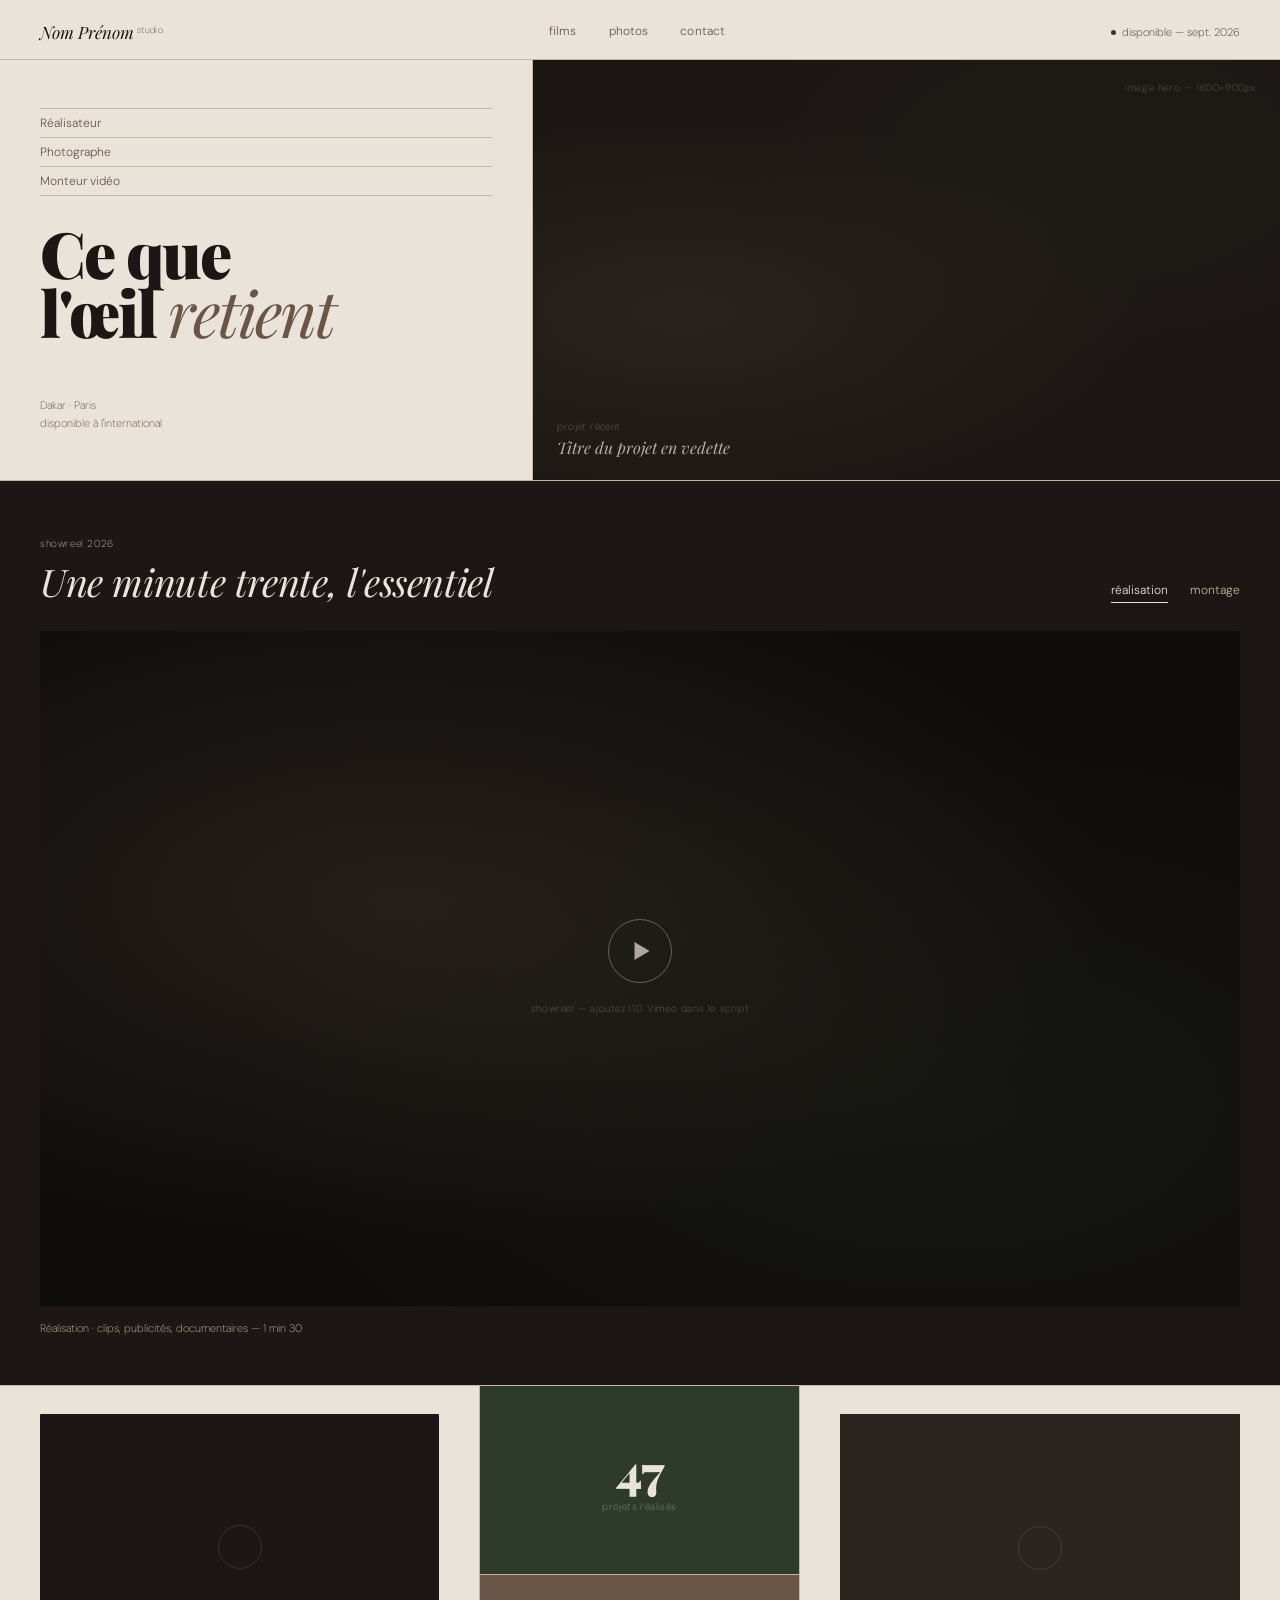
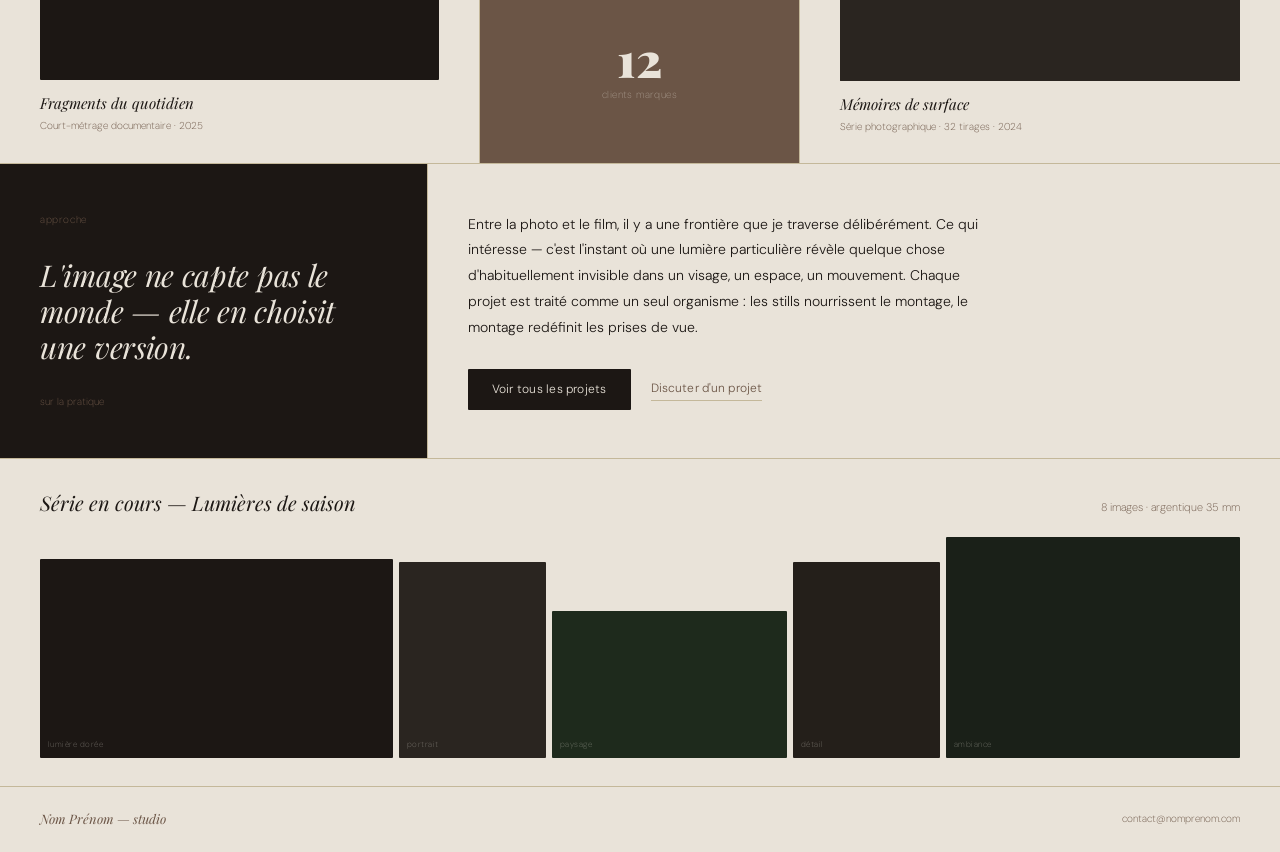
<file: index.html>
<!DOCTYPE html>
<html lang="fr">
<head>
  <meta charset="UTF-8">
  <meta name="viewport" content="width=device-width, initial-scale=1.0">
  <title>Nom Prénom — Studio</title>
  <meta name="description" content="Réalisateur, photographe et monteur vidéo. Disponible pour projets cinéma, clip, publicité et séries photographiques.">

  <meta property="og:type" content="website">
  <meta property="og:locale" content="fr_FR">
  <meta property="og:title" content="Nom Prénom — Studio">
  <meta property="og:description" content="Réalisateur, photographe et monteur vidéo. Disponible pour projets cinéma, clip, publicité et séries photographiques.">
  <meta name="twitter:card" content="summary_large_image">
  <meta name="twitter:title" content="Nom Prénom — Studio">
  <meta name="twitter:description" content="Réalisateur, photographe et monteur vidéo.">
  <!--
    À ACTIVER une fois le nom de domaine définitif connu :
    <link rel="canonical" href="https://votre-domaine.com/index.html">
    <meta property="og:url" content="https://votre-domaine.com/index.html">
    <meta property="og:image" content="https://votre-domaine.com/images/og-cover.jpg"> (1200×630px)
  -->

  <link rel="icon" href="data:image/svg+xml,%3Csvg xmlns='http://www.w3.org/2000/svg' viewBox='0 0 100 100'%3E%3Crect width='100' height='100' fill='%231C1714'/%3E%3Ctext x='50' y='68' font-size='52' font-family='Georgia, serif' fill='%23E9E3D9' text-anchor='middle'%3ENP%3C/text%3E%3C/svg%3E">

  <link rel="preconnect" href="https://fonts.googleapis.com">
  <link rel="preconnect" href="https://fonts.gstatic.com" crossorigin>
  <link rel="stylesheet" href="https://fonts.googleapis.com/css2?family=Playfair+Display:ital,wght@0,400;0,700;0,900;1,400;1,700&family=DM+Sans:wght@200;300;400&display=swap">

  <link rel="stylesheet" href="style.css">
  <link rel="stylesheet" href="home.css">
  <link rel="stylesheet" href="pages.css">
</head>
<body>

<!-- ═══════════ NAV ═══════════ -->
<nav class="nav" role="navigation" aria-label="Navigation principale">
  <div class="nav-wordmark">
    <a href="index.html">Nom Prénom<sup>studio</sup></a>
  </div>
  <div class="nav-links">
    <a class="nav-link" href="films.html">films</a>
    <a class="nav-link" href="photos.html">photos</a>
    <a class="nav-link" href="contact.html">contact</a>
  </div>
  <div class="nav-status" aria-label="Statut de disponibilité">disponible — sept. 2026</div>
</nav>


<!-- ═══════════ PAGE : HOME ═══════════ -->
<main id="page-home" role="main">

  <!-- Hero -->
  <section class="hero" aria-label="Présentation">
    <div class="hero-left">
      <div>
        <div class="hero-disciplines" role="list">
          <div class="hero-discipline-item" role="listitem">Réalisateur</div>
          <div class="hero-discipline-item" role="listitem">Photographe</div>
          <div class="hero-discipline-item" role="listitem">Monteur vidéo</div>
        </div>
        <h1 class="hero-h1">Ce que<br>l'œil <em>retient</em></h1>
      </div>
      <p class="hero-location">Dakar · Paris<br>disponible à l'international</p>
    </div>
    <a class="hero-right" href="films.html" aria-label="Voir les films">
      <div class="hero-grain" aria-hidden="true"></div>
      <!--
        REMPLACER PAR UNE IMAGE :
        <img src="images/hero.jpg" alt="Projet récent" style="width:100%;height:100%;object-fit:cover;opacity:.85;">
      -->
      <div class="hero-placeholder" aria-hidden="true">
        <div class="hero-placeholder-hint">image hero — 1600×900px</div>
        <div>
          <p class="hero-placeholder-tag">projet récent</p>
          <p class="hero-placeholder-title">Titre du projet en vedette</p>
        </div>
      </div>
    </a>
  </section>

  <!-- Showreel : visible dès l'accueil, sans clic de navigation -->
  <section class="reel bordered-top" id="showreel" aria-labelledby="reel-heading">
    <div class="reel-header">
      <div>
        <span class="reel-label">showreel 2026</span>
        <h2 class="reel-title" id="reel-heading">Une minute trente, l'essentiel</h2>
      </div>
      <div class="reel-tabs" role="tablist" aria-label="Choisir un showreel">
        <button class="reel-tab active" role="tab" aria-selected="true" data-reel="realisation">réalisation</button>
        <button class="reel-tab" role="tab" aria-selected="false" data-reel="montage">montage</button>
      </div>
    </div>
    <div class="reel-player" id="reel-player">
      <!-- Le lecteur Vimeo est injecté ici par le script dès qu'un ID est renseigné (voir REELS plus bas) -->
      <div class="reel-ph" id="reel-ph">
        <div class="reel-play" aria-hidden="true"></div>
        <p class="reel-ph-text">showreel — ajoutez l'ID Vimeo dans le script</p>
      </div>
    </div>
    <p class="reel-caption" id="reel-caption" aria-live="polite"></p>
  </section>

  <!-- Projets en vedette -->
  <section class="featured bordered-top" aria-label="Projets sélectionnés">
    <div class="featured-cell">
      <a class="featured-thumb" href="projet.html?id=projet-1" aria-label="Voir le projet 1">
        <!--
          REMPLACER PAR UNE IMAGE :
          <img src="images/projet-1-thumb.jpg" alt="Fragments du quotidien">
        -->
        <div class="thumb-placeholder" aria-hidden="true">
          <div class="thumb-placeholder-inner"></div>
        </div>
      </a>
      <p class="featured-project-title">Fragments du quotidien</p>
      <p class="featured-project-meta">Court-métrage documentaire · 2025</p>
    </div>

    <div class="featured-cell featured-cell-mid" aria-hidden="true">
      <div class="featured-stat featured-stat-forest">
        <span class="featured-stat-n">47</span>
        <span class="featured-stat-label">projets réalisés</span>
      </div>
      <div class="featured-stat featured-stat-sepia">
        <span class="featured-stat-n">12</span>
        <span class="featured-stat-label">clients marques</span>
      </div>
    </div>

    <div class="featured-cell" style="border-right:none;">
      <a class="featured-thumb" href="projet.html?id=projet-2" aria-label="Voir le projet 2">
        <!--
          REMPLACER PAR UNE IMAGE :
          <img src="images/projet-2-thumb.jpg" alt="Mémoires de surface">
        -->
        <div class="thumb-placeholder" aria-hidden="true" style="background:#2A2520;">
          <div class="thumb-placeholder-inner"></div>
        </div>
      </a>
      <p class="featured-project-title">Mémoires de surface</p>
      <p class="featured-project-meta">Série photographique · 32 tirages · 2024</p>
    </div>
  </section>

  <!-- Manifeste -->
  <section class="manifesto bordered-top" aria-label="Approche artistique">
    <div class="manifesto-left">
      <span class="manifesto-label">approche</span>
      <blockquote class="manifesto-quote">
        L'image ne capte pas le monde — elle en choisit une version.
      </blockquote>
      <span class="manifesto-attr">sur la pratique</span>
    </div>
    <div class="manifesto-right">
      <p class="manifesto-text">
        Entre la photo et le film, il y a une frontière que je traverse délibérément. Ce qui intéresse — c'est l'instant où une lumière particulière révèle quelque chose d'habituellement invisible dans un visage, un espace, un mouvement. Chaque projet est traité comme un seul organisme : les stills nourrissent le montage, le montage redéfinit les prises de vue.
      </p>
      <div class="manifesto-ctas">
        <a class="btn-ink" href="films.html">Voir tous les projets</a>
        <a class="btn-ghost" href="contact.html">Discuter d'un projet</a>
      </div>
    </div>
  </section>

  <!-- Bande séries -->
  <section class="series-band bordered-top" aria-label="Série en cours">
    <div class="series-band-header">
      <h2 class="series-band-title">Série en cours — Lumières de saison</h2>
      <span class="series-band-count">8 images · argentique 35 mm</span>
    </div>
    <a class="series-strip" href="photos.html" role="button" tabindex="0" aria-label="Voir toutes les photos">
      <!--
        REMPLACER PAR DES IMAGES :
        <div class="strip-item"><img src="images/serie-1.jpg" alt=""><span class="strip-label">lumière dorée</span></div>
        etc.
      -->
      <div class="strip-item"><span class="strip-label">lumière dorée</span></div>
      <div class="strip-item"><span class="strip-label">portrait</span></div>
      <div class="strip-item"><span class="strip-label">paysage</span></div>
      <div class="strip-item"><span class="strip-label">détail</span></div>
      <div class="strip-item"><span class="strip-label">ambiance</span></div>
    </a>
  </section>

  <footer class="footer">
    <span class="footer-name">Nom Prénom — studio</span>
    <span class="footer-right">contact@nomprenom.com</span>
  </footer>
</main>

<script>
/* Showreels : renseigner l'ID Vimeo (le nombre à la fin de vimeo.com/123456789).
   Conseils : 60–90 s, meilleurs plans d'abord, lisible sans le son, musique libre de droits. */
const REELS = {
  realisation: { vimeoId: '', caption: 'Réalisation · clips, publicités, documentaires — 1 min 30' },
  montage:     { vimeoId: '', caption: 'Montage · rythme, narration, étalonnage — 1 min 15' }
};

function showReel(key) {
  const reel = REELS[key];
  const player = document.getElementById('reel-player');
  const ph = document.getElementById('reel-ph');
  document.getElementById('reel-caption').textContent = reel.caption;
  player.querySelector('iframe')?.remove();
  if (reel.vimeoId) {
    const f = document.createElement('iframe');
    f.src = 'https://player.vimeo.com/video/' + encodeURIComponent(reel.vimeoId) + '?title=0&byline=0&portrait=0&dnt=1';
    f.title = 'Showreel ' + key;
    f.allow = 'autoplay; fullscreen; picture-in-picture';
    f.allowFullscreen = true;
    f.loading = 'lazy';
    player.appendChild(f);
    ph.hidden = true;
  } else {
    ph.hidden = false;
  }
}

document.querySelectorAll('.reel-tab').forEach(btn => {
  btn.addEventListener('click', () => {
    document.querySelectorAll('.reel-tab').forEach(b => {
      b.classList.toggle('active', b === btn);
      b.setAttribute('aria-selected', b === btn);
    });
    showReel(btn.dataset.reel);
  });
});
showReel('realisation');
</script>







</body>
</html>
</file>
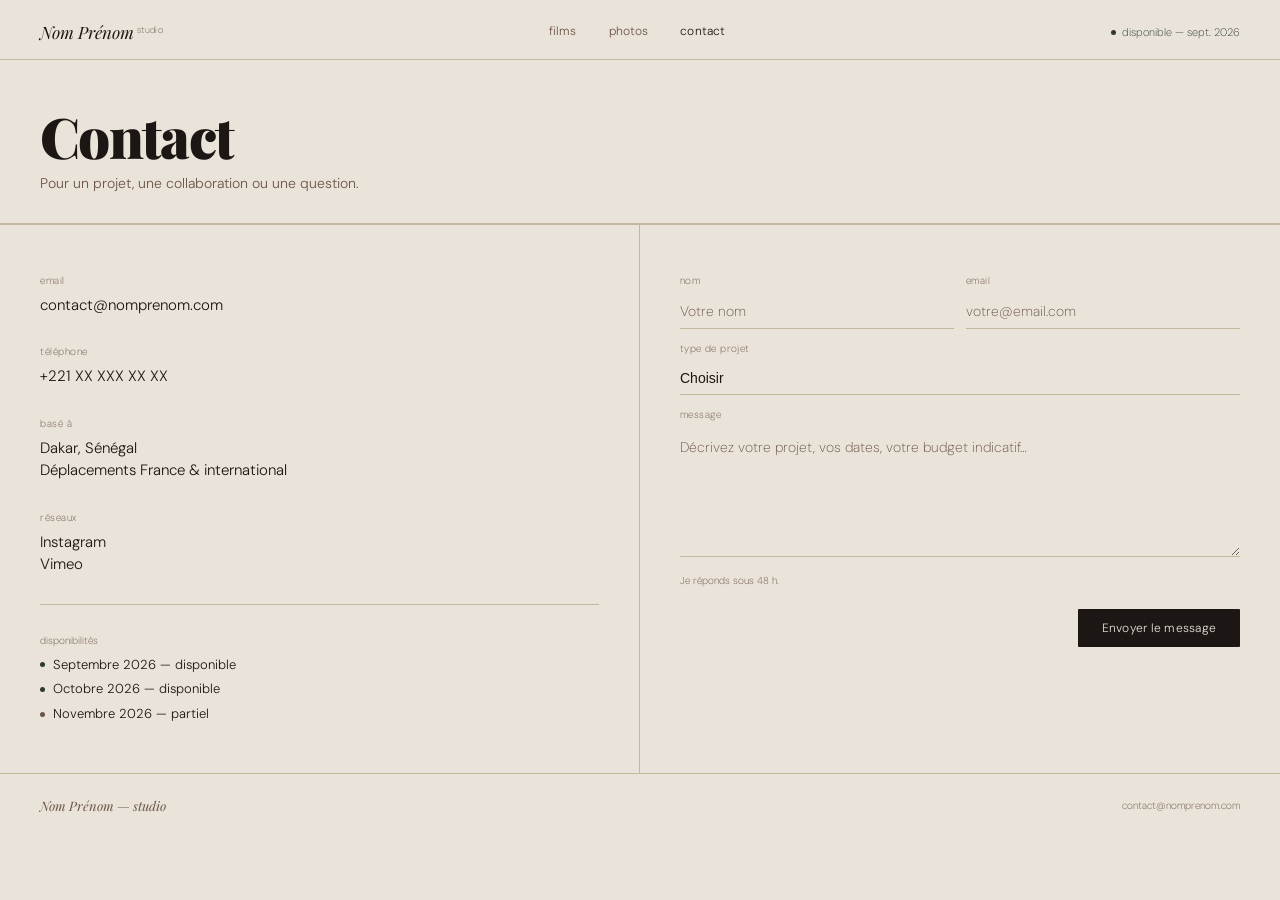
<file: contact.html>
<!DOCTYPE html>
<html lang="fr">
<head>
  <meta charset="UTF-8">
  <meta name="viewport" content="width=device-width, initial-scale=1.0">
  <title>Contact — Nom Prénom Studio</title>
  <meta name="description" content="Contactez-moi pour un projet, une collaboration ou une question.">

  <meta property="og:type" content="website">
  <meta property="og:locale" content="fr_FR">
  <meta property="og:title" content="Contact — Nom Prénom Studio">
  <meta property="og:description" content="Contactez-moi pour un projet, une collaboration ou une question.">
  <meta name="twitter:card" content="summary_large_image">
  <meta name="twitter:title" content="Contact — Nom Prénom Studio">
  <meta name="twitter:description" content="Contactez-moi pour un projet, une collaboration ou une question.">
  <!--
    À ACTIVER une fois le nom de domaine définitif connu :
    <link rel="canonical" href="https://votre-domaine.com/contact.html">
    <meta property="og:url" content="https://votre-domaine.com/contact.html">
    <meta property="og:image" content="https://votre-domaine.com/images/og-cover.jpg"> (1200×630px)
  -->

  <link rel="icon" href="data:image/svg+xml,%3Csvg xmlns='http://www.w3.org/2000/svg' viewBox='0 0 100 100'%3E%3Crect width='100' height='100' fill='%231C1714'/%3E%3Ctext x='50' y='68' font-size='52' font-family='Georgia, serif' fill='%23E9E3D9' text-anchor='middle'%3ENP%3C/text%3E%3C/svg%3E">

  <link rel="preconnect" href="https://fonts.googleapis.com">
  <link rel="preconnect" href="https://fonts.gstatic.com" crossorigin>
  <link rel="stylesheet" href="https://fonts.googleapis.com/css2?family=Playfair+Display:ital,wght@0,400;0,700;0,900;1,400;1,700&family=DM+Sans:wght@200;300;400&display=swap">

  <link rel="stylesheet" href="style.css">
  <link rel="stylesheet" href="pages.css">
</head>
<body>

<nav class="nav" role="navigation" aria-label="Navigation principale">
  <div class="nav-wordmark">
    <a href="index.html">Nom Prénom<sup>studio</sup></a>
  </div>
  <div class="nav-links">
    <a class="nav-link" href="films.html">films</a>
    <a class="nav-link" href="photos.html">photos</a>
    <a class="nav-link active" href="contact.html">contact</a>
  </div>
  <div class="nav-status">disponible — sept. 2026</div>
</nav>

<main role="main" aria-label="Contact">

  <div class="contact-header">
    <h1 class="contact-title">Contact</h1>
    <p class="contact-sub">Pour un projet, une collaboration ou une question.</p>
  </div>

  <div class="contact-body">
    <div class="contact-infos">
      <div class="contact-info-block">
        <p class="contact-info-label">email</p>
        <p class="contact-info-value">
          <a href="mailto:contact@nomprenom.com">contact@nomprenom.com</a>
        </p>
      </div>
      <div class="contact-info-block">
        <p class="contact-info-label">téléphone</p>
        <p class="contact-info-value">+221 XX XXX XX XX</p>
      </div>
      <div class="contact-info-block">
        <p class="contact-info-label">basé à</p>
        <p class="contact-info-value">
          Dakar, Sénégal<br>
          Déplacements France &amp; international
        </p>
      </div>
      <div class="contact-info-block">
        <p class="contact-info-label">réseaux</p>
        <p class="contact-info-value">
          <a href="https://instagram.com/VOTRE_COMPTE" target="_blank" rel="noopener">Instagram</a><br>
          <a href="https://vimeo.com/VOTRE_COMPTE" target="_blank" rel="noopener">Vimeo</a>
        </p>
      </div>
      <div class="contact-avail">
        <p class="contact-avail-label">disponibilités</p>
        <ul class="contact-avail-list">
          <li><span class="avail-dot avail-dot-green"></span>Septembre 2026 — disponible</li>
          <li><span class="avail-dot avail-dot-green"></span>Octobre 2026 — disponible</li>
          <li><span class="avail-dot avail-dot-warm"></span>Novembre 2026 — partiel</li>
        </ul>
      </div>
    </div>

    <div class="contact-form-wrap">
      <div class="form-success" id="form-success" aria-live="polite">
        Message reçu. Je reviendrai vers vous sous 48 heures.
      </div>
      <form class="contact-form" id="contact-form" onsubmit="handleSubmit(event)" novalidate>
        <div class="form-row">
          <div class="form-group">
            <label class="form-label" for="f-nom">nom</label>
            <input class="form-input" type="text" id="f-nom" name="nom"
                   placeholder="Votre nom" required autocomplete="name">
          </div>
          <div class="form-group">
            <label class="form-label" for="f-email">email</label>
            <input class="form-input" type="email" id="f-email" name="email"
                   placeholder="votre@email.com" required autocomplete="email">
          </div>
        </div>
        <div class="form-group">
          <label class="form-label" for="f-type">type de projet</label>
          <select class="form-select" id="f-type" name="type">
            <option value="" disabled selected>Choisir</option>
            <option value="clip">Clip musical</option>
            <option value="pub">Publicité / marque</option>
            <option value="fiction">Fiction / court-métrage</option>
            <option value="doc">Documentaire</option>
            <option value="photo">Séance photo</option>
            <option value="montage">Montage / post-production seule</option>
            <option value="autre">Autre</option>
          </select>
        </div>
        <div class="form-group">
          <label class="form-label" for="f-message">message</label>
          <textarea class="form-textarea" id="f-message" name="message"
                    placeholder="Décrivez votre projet, vos dates, votre budget indicatif…"
                    rows="5" required></textarea>
        </div>
        <p class="form-notice">Je réponds sous 48 h.</p>
        <div class="form-submit-row">
          <button type="submit" class="btn-ink">Envoyer le message</button>
        </div>
      </form>
    </div>
  </div>

</main>

<footer class="footer">
  <span class="footer-name">Nom Prénom — studio</span>
  <span class="footer-right">contact@nomprenom.com</span>
</footer>

<script>
function handleSubmit(e) {
  e.preventDefault();
  const nom     = document.getElementById('f-nom').value.trim();
  const email   = document.getElementById('f-email').value.trim();
  const message = document.getElementById('f-message').value.trim();

  if (!nom || !email || !message) {
    alert('Merci de remplir tous les champs obligatoires.');
    return;
  }

  /*
    ACTIVER L'ENVOI — exemple Formspree :
    fetch('https://formspree.io/f/VOTRE_ID', {
      method: 'POST',
      headers: { 'Content-Type': 'application/json' },
      body: JSON.stringify({ nom, email, message })
    }).then(() => showSuccess());

    Ou Netlify Forms : ajouter data-netlify="true" sur <form>.
  */

  showSuccess();
}

function showSuccess() {
  document.getElementById('form-success').classList.add('visible');
  document.getElementById('contact-form').style.display = 'none';
}
</script>

</body>
</html>
</file>
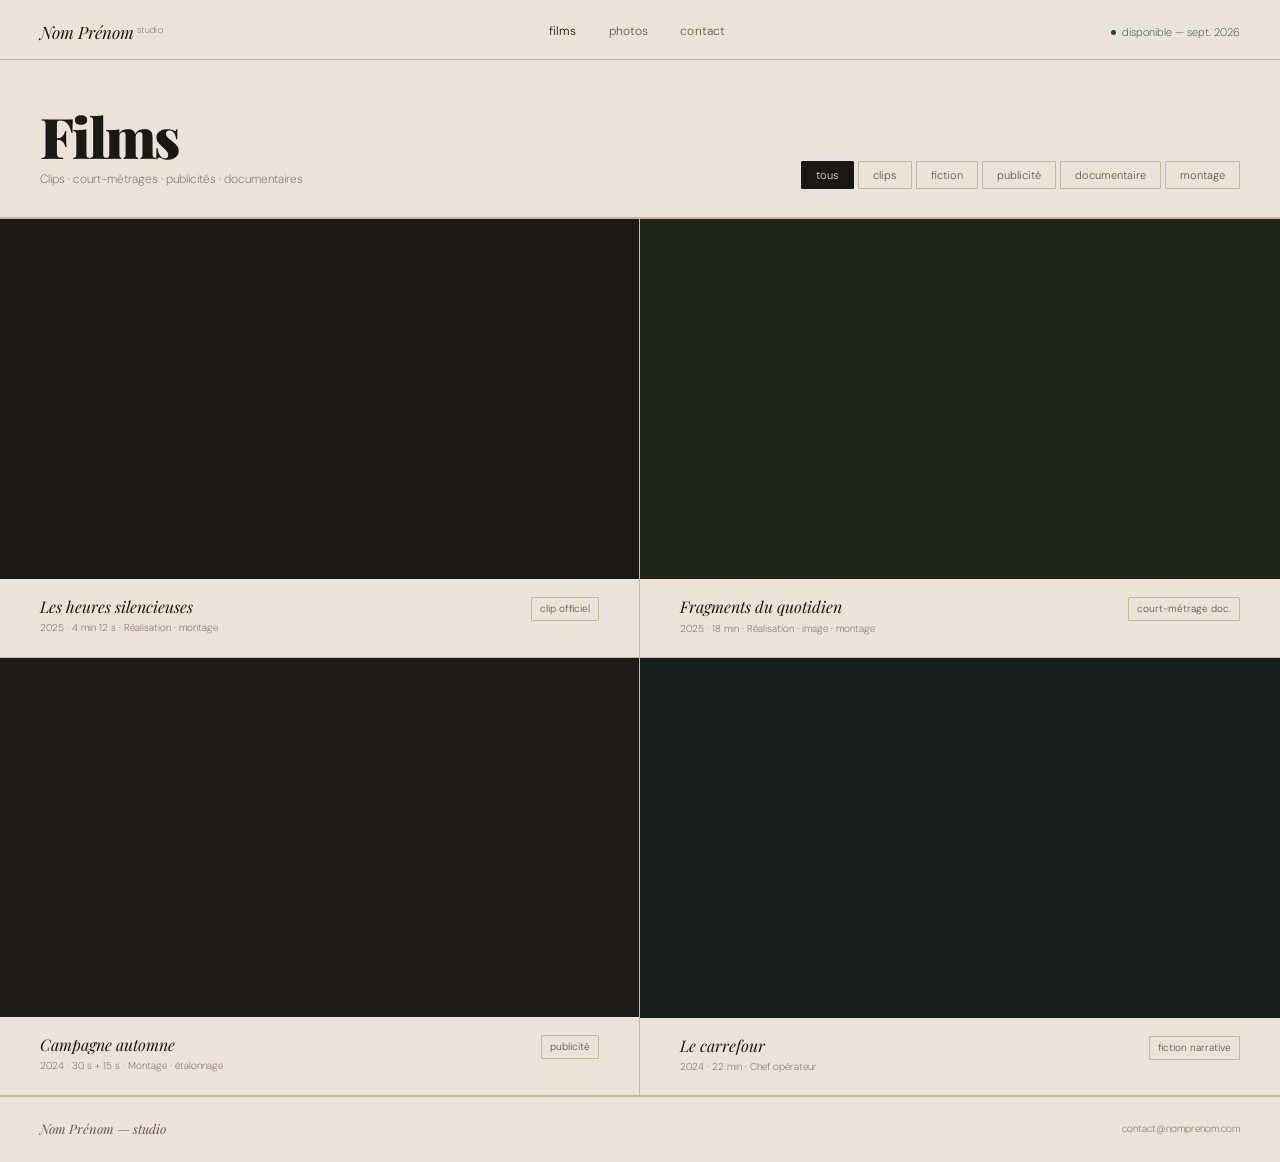
<file: films.html>
<!DOCTYPE html>
<html lang="fr">
<head>
  <meta charset="UTF-8">
  <meta name="viewport" content="width=device-width, initial-scale=1.0">
  <title>Films — Nom Prénom Studio</title>
  <meta name="description" content="Films, clips, publicités et courts-métrages.">

  <meta property="og:type" content="website">
  <meta property="og:locale" content="fr_FR">
  <meta property="og:title" content="Films — Nom Prénom Studio">
  <meta property="og:description" content="Films, clips, publicités et courts-métrages.">
  <meta name="twitter:card" content="summary_large_image">
  <meta name="twitter:title" content="Films — Nom Prénom Studio">
  <meta name="twitter:description" content="Films, clips, publicités et courts-métrages.">
  <!--
    À ACTIVER une fois le nom de domaine définitif connu :
    <link rel="canonical" href="https://votre-domaine.com/films.html">
    <meta property="og:url" content="https://votre-domaine.com/films.html">
    <meta property="og:image" content="https://votre-domaine.com/images/og-cover.jpg"> (1200×630px)
  -->

  <link rel="icon" href="data:image/svg+xml,%3Csvg xmlns='http://www.w3.org/2000/svg' viewBox='0 0 100 100'%3E%3Crect width='100' height='100' fill='%231C1714'/%3E%3Ctext x='50' y='68' font-size='52' font-family='Georgia, serif' fill='%23E9E3D9' text-anchor='middle'%3ENP%3C/text%3E%3C/svg%3E">

  <link rel="preconnect" href="https://fonts.googleapis.com">
  <link rel="preconnect" href="https://fonts.gstatic.com" crossorigin>
  <link rel="stylesheet" href="https://fonts.googleapis.com/css2?family=Playfair+Display:ital,wght@0,400;0,700;0,900;1,400;1,700&family=DM+Sans:wght@200;300;400&display=swap">

  <link rel="stylesheet" href="style.css">
  <link rel="stylesheet" href="pages.css">
</head>
<body>

<nav class="nav" role="navigation" aria-label="Navigation principale">
  <div class="nav-wordmark">
    <a href="index.html">Nom Prénom<sup>studio</sup></a>
  </div>
  <div class="nav-links">
    <a class="nav-link active" href="films.html">films</a>
    <a class="nav-link" href="photos.html">photos</a>
    <a class="nav-link" href="contact.html">contact</a>
  </div>
  <div class="nav-status">disponible — sept. 2026</div>
</nav>

<main role="main" aria-label="Films">

  <div class="films-header">
    <div>
      <h1 class="films-title">Films</h1>
      <p class="films-subtitle">Clips · court-métrages · publicités · documentaires</p>
    </div>
    <div class="films-filter" role="group" aria-label="Filtrer par type">
      <button class="filter-btn active" onclick="filterFilms('tous', this)">tous</button>
      <button class="filter-btn" onclick="filterFilms('clip', this)">clips</button>
      <button class="filter-btn" onclick="filterFilms('fiction', this)">fiction</button>
      <button class="filter-btn" onclick="filterFilms('pub', this)">publicité</button>
      <button class="filter-btn" onclick="filterFilms('doc', this)">documentaire</button>
      <button class="filter-btn" onclick="filterFilms('montage', this)">montage</button>
    </div>
  </div>

  <div class="films-grid" id="films-grid">

    <article class="film-card" data-type="clip">
      <a href="projet.html?id=projet-1">
        <div class="film-thumb">
          <!--<img src="images/film-1.jpg" alt="Les heures silencieuses">-->
          <div class="film-thumb-ph"><div class="film-thumb-ph-bg film-thumb-ph-bg-a"></div></div>
        </div>
        <div class="film-info">
          <div class="film-info-left">
            <h2 class="film-info-title">Les heures silencieuses</h2>
            <p class="film-info-meta">2025 · 4 min 12 s · Réalisation · montage</p>
          </div>
          <span class="film-info-type">clip officiel</span>
        </div>
      </a>
    </article>

    <article class="film-card" data-type="doc">
      <a href="projet.html?id=projet-2">
        <div class="film-thumb">
          <!--<img src="images/film-2.jpg" alt="Fragments du quotidien">-->
          <div class="film-thumb-ph"><div class="film-thumb-ph-bg film-thumb-ph-bg-b"></div></div>
        </div>
        <div class="film-info">
          <div class="film-info-left">
            <h2 class="film-info-title">Fragments du quotidien</h2>
            <p class="film-info-meta">2025 · 18 min · Réalisation · image · montage</p>
          </div>
          <span class="film-info-type">court-métrage doc.</span>
        </div>
      </a>
    </article>

    <article class="film-card" data-type="pub">
      <a href="projet.html?id=projet-3">
        <div class="film-thumb">
          <!--<img src="images/film-3.jpg" alt="Campagne automne">-->
          <div class="film-thumb-ph"><div class="film-thumb-ph-bg film-thumb-ph-bg-c"></div></div>
        </div>
        <div class="film-info">
          <div class="film-info-left">
            <h2 class="film-info-title">Campagne automne</h2>
            <p class="film-info-meta">2024 · 30 s + 15 s · Montage · étalonnage</p>
          </div>
          <span class="film-info-type">publicité</span>
        </div>
      </a>
    </article>

    <article class="film-card" data-type="fiction">
      <a href="projet.html?id=projet-4">
        <div class="film-thumb">
          <!--<img src="images/film-4.jpg" alt="Le carrefour">-->
          <div class="film-thumb-ph"><div class="film-thumb-ph-bg film-thumb-ph-bg-d"></div></div>
        </div>
        <div class="film-info">
          <div class="film-info-left">
            <h2 class="film-info-title">Le carrefour</h2>
            <p class="film-info-meta">2024 · 22 min · Chef opérateur</p>
          </div>
          <span class="film-info-type">fiction narrative</span>
        </div>
      </a>
    </article>

  </div>

</main>

<footer class="footer">
  <span class="footer-name">Nom Prénom — studio</span>
  <span class="footer-right">contact@nomprenom.com</span>
</footer>

<script>
function filterFilms(type, btn) {
  document.querySelectorAll('.filter-btn').forEach(b => b.classList.remove('active'));
  btn.classList.add('active');
  document.querySelectorAll('.film-card').forEach(card => {
    const match = type === 'tous' || card.dataset.type === type
      || (type === 'montage' && /montage/i.test(card.querySelector('.film-info-meta').textContent));
    card.style.display = match ? '' : 'none';
  });
}
</script>

</body>
</html>
</file>
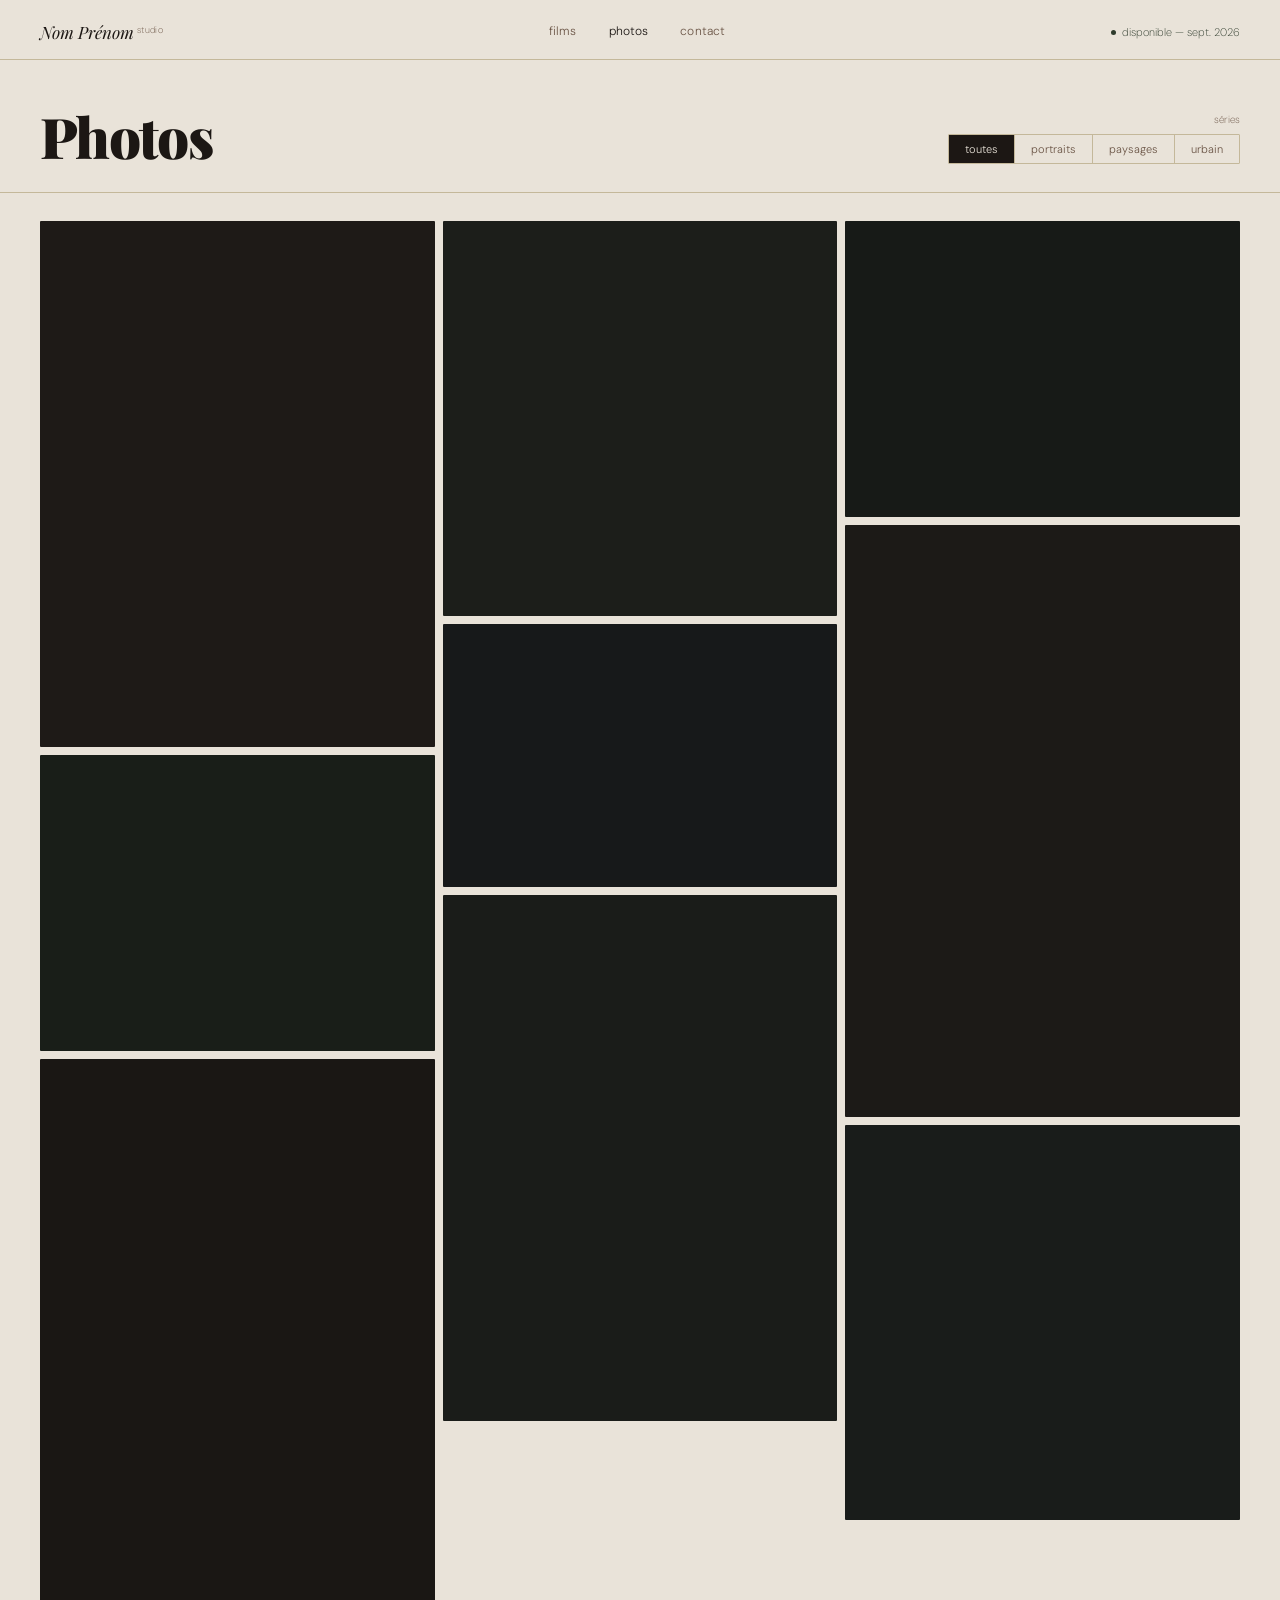
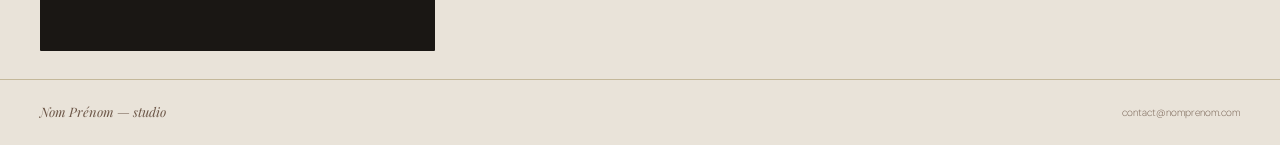
<file: photos.html>
<!DOCTYPE html>
<html lang="fr">
<head>
  <meta charset="UTF-8">
  <meta name="viewport" content="width=device-width, initial-scale=1.0">
  <title>Photos — Nom Prénom Studio</title>
  <meta name="description" content="Séries photographiques — portraits, paysages, urbain.">

  <meta property="og:type" content="website">
  <meta property="og:locale" content="fr_FR">
  <meta property="og:title" content="Photos — Nom Prénom Studio">
  <meta property="og:description" content="Séries photographiques — portraits, paysages, urbain.">
  <meta name="twitter:card" content="summary_large_image">
  <meta name="twitter:title" content="Photos — Nom Prénom Studio">
  <meta name="twitter:description" content="Séries photographiques — portraits, paysages, urbain.">
  <!--
    À ACTIVER une fois le nom de domaine définitif connu :
    <link rel="canonical" href="https://votre-domaine.com/photos.html">
    <meta property="og:url" content="https://votre-domaine.com/photos.html">
    <meta property="og:image" content="https://votre-domaine.com/images/og-cover.jpg"> (1200×630px)
  -->

  <link rel="icon" href="data:image/svg+xml,%3Csvg xmlns='http://www.w3.org/2000/svg' viewBox='0 0 100 100'%3E%3Crect width='100' height='100' fill='%231C1714'/%3E%3Ctext x='50' y='68' font-size='52' font-family='Georgia, serif' fill='%23E9E3D9' text-anchor='middle'%3ENP%3C/text%3E%3C/svg%3E">

  <link rel="preconnect" href="https://fonts.googleapis.com">
  <link rel="preconnect" href="https://fonts.gstatic.com" crossorigin>
  <link rel="stylesheet" href="https://fonts.googleapis.com/css2?family=Playfair+Display:ital,wght@0,400;0,700;0,900;1,400;1,700&family=DM+Sans:wght@200;300;400&display=swap">

  <link rel="stylesheet" href="style.css">
  <link rel="stylesheet" href="pages.css">
</head>
<body>

<nav class="nav" role="navigation" aria-label="Navigation principale">
  <div class="nav-wordmark">
    <a href="index.html">Nom Prénom<sup>studio</sup></a>
  </div>
  <div class="nav-links">
    <a class="nav-link" href="films.html">films</a>
    <a class="nav-link active" href="photos.html">photos</a>
    <a class="nav-link" href="contact.html">contact</a>
  </div>
  <div class="nav-status">disponible — sept. 2026</div>
</nav>

<main role="main" aria-label="Photos">

  <div class="photos-header">
    <div>
      <h1 class="photos-title">Photos</h1>
    </div>
    <div class="photos-series-nav">
      <span class="series-nav-label">séries</span>
      <div class="series-tabs" role="tablist">
        <button class="series-tab active" role="tab" aria-selected="true"  onclick="switchSeries('toutes', this)">toutes</button>
        <button class="series-tab"        role="tab" aria-selected="false" onclick="switchSeries('portrait', this)">portraits</button>
        <button class="series-tab"        role="tab" aria-selected="false" onclick="switchSeries('paysage', this)">paysages</button>
        <button class="series-tab"        role="tab" aria-selected="false" onclick="switchSeries('urbain', this)">urbain</button>
      </div>
    </div>
  </div>

  <div class="photos-masonry" id="photos-masonry" role="list">
    <!--
      REMPLACER LES PLACEHOLDERS PAR VOS IMAGES :
      <div class="photo-item" data-serie="portrait" role="listitem">
        <img src="images/photo-nom.jpg" alt="Description">
        <div class="photo-caption"><span class="photo-caption-text">Titre</span></div>
      </div>
    -->
    <div class="photo-item" data-serie="portrait" role="listitem">
      <div class="photo-ph photo-ph-a"></div>
      <div class="photo-caption"><span class="photo-caption-text">Étude de lumière, Dakar</span></div>
    </div>
    <div class="photo-item" data-serie="urbain" role="listitem">
      <div class="photo-ph photo-ph-b"></div>
      <div class="photo-caption"><span class="photo-caption-text">Médina, aube</span></div>
    </div>
    <div class="photo-item" data-serie="paysage" role="listitem">
      <div class="photo-ph photo-ph-c"></div>
      <div class="photo-caption"><span class="photo-caption-text">Casamance, saison des pluies</span></div>
    </div>
    <div class="photo-item" data-serie="portrait" role="listitem">
      <div class="photo-ph photo-ph-d"></div>
      <div class="photo-caption"><span class="photo-caption-text">Sans titre, série Lumières</span></div>
    </div>
    <div class="photo-item" data-serie="urbain" role="listitem">
      <div class="photo-ph photo-ph-e"></div>
      <div class="photo-caption"><span class="photo-caption-text">Marché central, 6h00</span></div>
    </div>
    <div class="photo-item" data-serie="portrait" role="listitem">
      <div class="photo-ph photo-ph-a" style="background:#1A1C19;"></div>
      <div class="photo-caption"><span class="photo-caption-text">Portrait, lumière naturelle</span></div>
    </div>
    <div class="photo-item" data-serie="paysage" role="listitem">
      <div class="photo-ph photo-ph-b" style="background:#171A17;"></div>
      <div class="photo-caption"><span class="photo-caption-text">Sahel, fin de journée</span></div>
    </div>
    <div class="photo-item" data-serie="urbain" role="listitem">
      <div class="photo-ph photo-ph-c" style="background:#1C1A17;"></div>
      <div class="photo-caption"><span class="photo-caption-text">Plateau, rue des artistes</span></div>
    </div>
    <div class="photo-item" data-serie="portrait" role="listitem">
      <div class="photo-ph photo-ph-d" style="background:#191C1A;"></div>
      <div class="photo-caption"><span class="photo-caption-text">Série Mémoires, no. 7</span></div>
    </div>
  </div>

</main>

<footer class="footer">
  <span class="footer-name">Nom Prénom — studio</span>
  <span class="footer-right">contact@nomprenom.com</span>
</footer>

<script>
function switchSeries(serie, btn) {
  document.querySelectorAll('.series-tab').forEach(b => {
    b.classList.remove('active');
    b.setAttribute('aria-selected', 'false');
  });
  btn.classList.add('active');
  btn.setAttribute('aria-selected', 'true');
  document.querySelectorAll('.photo-item').forEach(item => {
    item.style.display = (serie === 'toutes' || item.dataset.serie === serie) ? '' : 'none';
  });
}
</script>

</body>
</html>
</file>
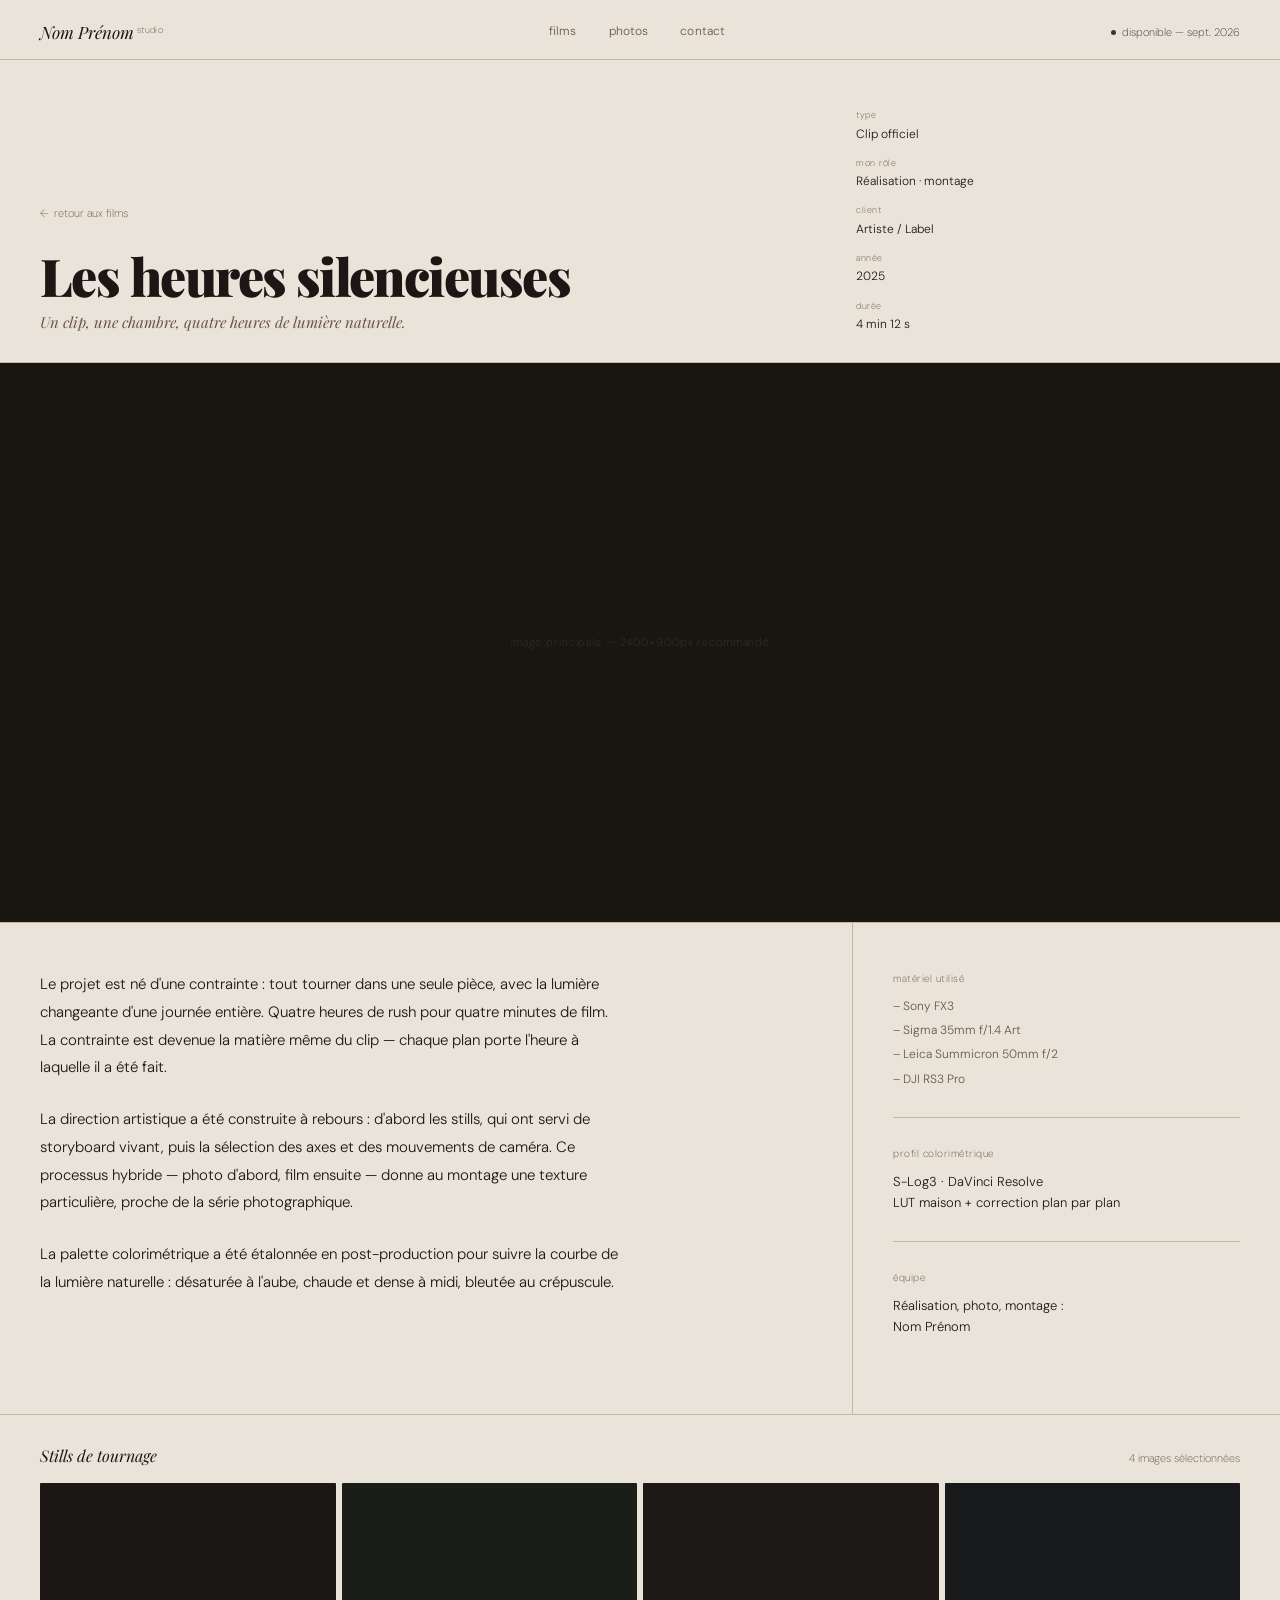
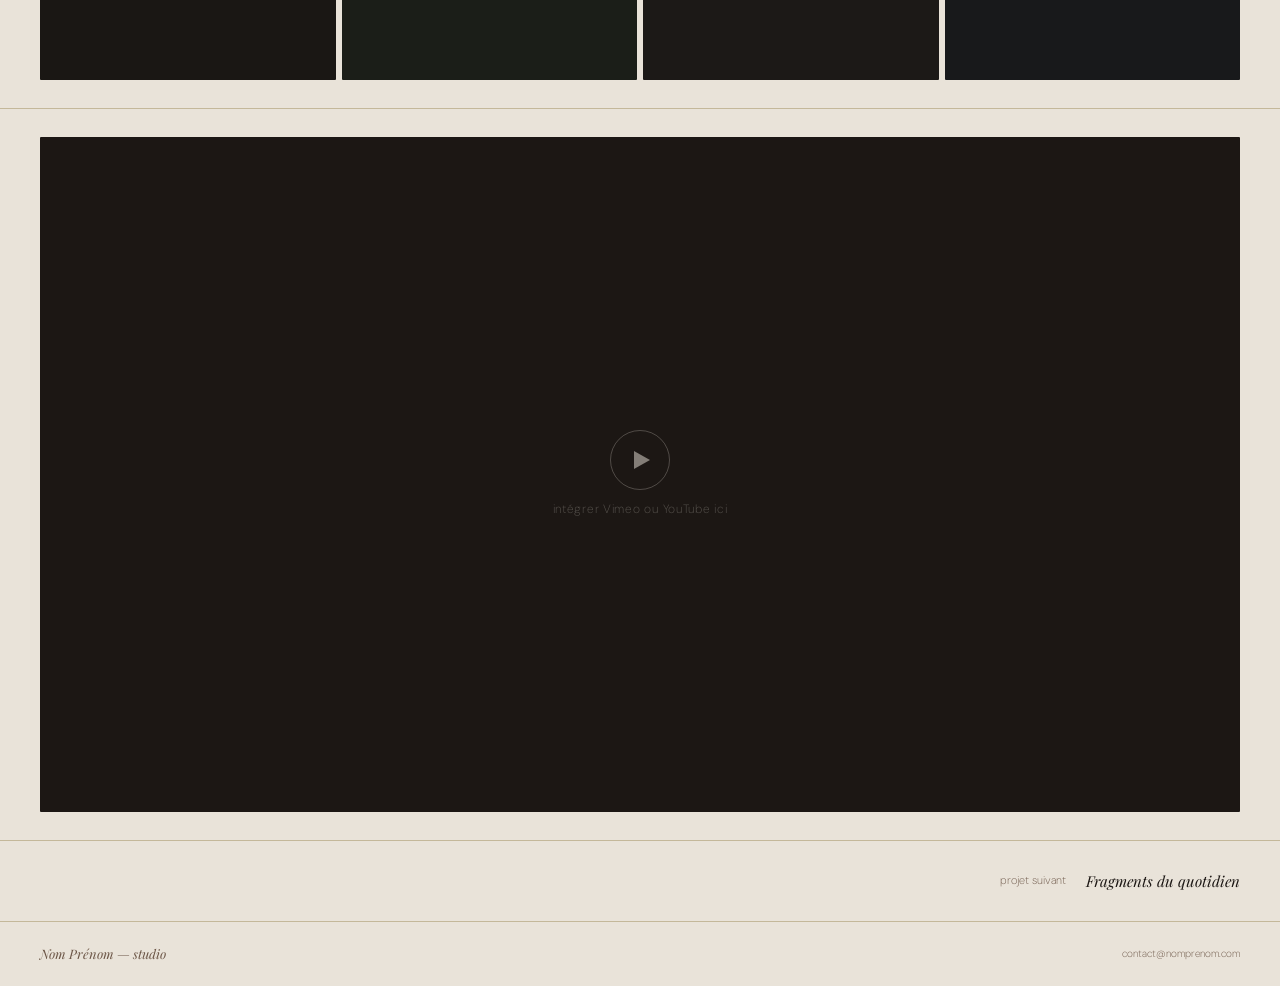
<file: projet.html>
<!DOCTYPE html>
<html lang="fr">
<head>
  <meta charset="UTF-8">
  <meta name="viewport" content="width=device-width, initial-scale=1.0">
  <title>Projet — Nom Prénom Studio</title>
  <meta name="description" content="Détail d'un projet : film, clip ou série photographique — équipe, matériel utilisé et galerie de tournage.">

  <meta property="og:type" content="website">
  <meta property="og:locale" content="fr_FR">
  <meta property="og:title" content="Projet — Nom Prénom Studio">
  <meta property="og:description" content="Détail d'un projet : film, clip ou série photographique — équipe, matériel utilisé et galerie de tournage.">
  <meta name="twitter:card" content="summary_large_image">
  <meta name="twitter:title" content="Projet — Nom Prénom Studio">
  <meta name="twitter:description" content="Détail d'un projet : film, clip ou série photographique.">
  <!--
    À ACTIVER une fois le nom de domaine définitif connu :
    <link rel="canonical" href="https://votre-domaine.com/projet.html">
    <meta property="og:url" content="https://votre-domaine.com/projet.html">
    <meta property="og:image" content="https://votre-domaine.com/images/og-cover.jpg"> (1200×630px)
  -->

  <link rel="icon" href="data:image/svg+xml,%3Csvg xmlns='http://www.w3.org/2000/svg' viewBox='0 0 100 100'%3E%3Crect width='100' height='100' fill='%231C1714'/%3E%3Ctext x='50' y='68' font-size='52' font-family='Georgia, serif' fill='%23E9E3D9' text-anchor='middle'%3ENP%3C/text%3E%3C/svg%3E">

  <link rel="preconnect" href="https://fonts.googleapis.com">
  <link rel="preconnect" href="https://fonts.gstatic.com" crossorigin>
  <link rel="stylesheet" href="https://fonts.googleapis.com/css2?family=Playfair+Display:ital,wght@0,400;0,700;0,900;1,400;1,700&family=DM+Sans:wght@200;300;400&display=swap">

  <link rel="stylesheet" href="style.css">
  <link rel="stylesheet" href="pages.css">
</head>
<body>

<nav class="nav" role="navigation" aria-label="Navigation principale">
  <div class="nav-wordmark">
    <a href="index.html">Nom Prénom<sup>studio</sup></a>
  </div>
  <div class="nav-links">
    <a class="nav-link" href="films.html">films</a>
    <a class="nav-link" href="photos.html">photos</a>
    <a class="nav-link" href="contact.html">contact</a>
  </div>
  <div class="nav-status">disponible — sept. 2026</div>
</nav>

<main role="main" aria-label="Détail projet">

  <div class="projet-header">
    <div>
      <a class="projet-back" href="films.html">retour aux films</a>
      <h1 class="projet-title" id="projet-title">Chargement…</h1>
      <p class="projet-tagline" id="projet-tagline"></p>
    </div>
    <div class="projet-specs" id="projet-specs"></div>
  </div>

  <div class="projet-hero-img">
    <!--<img src="images/projet-hero.jpg" alt="">-->
    <div class="projet-hero-ph">
      <span class="projet-hero-ph-text">image principale — 2400×900px recommandé</span>
    </div>
  </div>

  <div class="projet-body">
    <div class="projet-text" id="projet-text">
      <p>Le projet est né d'une contrainte : tout tourner dans une seule pièce, avec la lumière changeante d'une journée entière. Quatre heures de rush pour quatre minutes de film. La contrainte est devenue la matière même du clip — chaque plan porte l'heure à laquelle il a été fait.</p>
      <p>La direction artistique a été construite à rebours : d'abord les stills, qui ont servi de storyboard vivant, puis la sélection des axes et des mouvements de caméra. Ce processus hybride — photo d'abord, film ensuite — donne au montage une texture particulière, proche de la série photographique.</p>
      <p>La palette colorimétrique a été étalonnée en post-production pour suivre la courbe de la lumière naturelle : désaturée à l'aube, chaude et dense à midi, bleutée au crépuscule.</p>
    </div>
    <div class="projet-sidebar">
      <div class="sidebar-section">
        <p class="sidebar-heading">matériel utilisé</p>
        <ul class="gear-list">
          <li>Sony FX3</li>
          <li>Sigma 35mm f/1.4 Art</li>
          <li>Leica Summicron 50mm f/2</li>
          <li>DJI RS3 Pro</li>
        </ul>
      </div>
      <div class="sidebar-section">
        <p class="sidebar-heading">profil colorimétrique</p>
        <p class="sidebar-text">S-Log3 · DaVinci Resolve<br>LUT maison + correction plan par plan</p>
      </div>
      <div class="sidebar-section">
        <p class="sidebar-heading">équipe</p>
        <p class="sidebar-text">Réalisation, photo, montage :<br>Nom Prénom</p>
      </div>
    </div>
  </div>

  <div class="projet-gallery">
    <div class="gallery-header">
      <h2 class="gallery-heading">Stills de tournage</h2>
      <span class="gallery-count">4 images sélectionnées</span>
    </div>
    <div class="gallery-grid">
      <!--
        REMPLACER PAR VOS IMAGES :
        <div class="gallery-grid-item"><img src="images/still-1.jpg" alt="Still 1"></div>
      -->
      <div class="gallery-grid-item"><div class="gallery-ph gallery-ph-a"></div></div>
      <div class="gallery-grid-item"><div class="gallery-ph gallery-ph-b"></div></div>
      <div class="gallery-grid-item"><div class="gallery-ph gallery-ph-c"></div></div>
      <div class="gallery-grid-item"><div class="gallery-ph gallery-ph-d"></div></div>
    </div>
  </div>

  <div class="projet-video">
    <div class="video-embed-area" aria-label="Zone vidéo">
      <div class="video-play-btn" aria-hidden="true"></div>
      <!--
        INTÉGRER VIMEO OU YOUTUBE :
        <iframe src="https://player.vimeo.com/video/VOTRE_ID"
                width="100%" height="100%"
                frameborder="0" allowfullscreen
                title="Titre du film"></iframe>
      -->
      <p>intégrer Vimeo ou YouTube ici</p>
    </div>
  </div>

  <div class="projet-next">
    <span class="projet-next-label">projet suivant</span>
    <a class="projet-next-title" id="projet-next-link" href="#">—</a>
  </div>

</main>

<footer class="footer">
  <span class="footer-name">Nom Prénom — studio</span>
  <span class="footer-right">contact@nomprenom.com</span>
</footer>

<script>
const projets = {
  'projet-1': {
    title:   'Les heures silencieuses',
    tagline: 'Un clip, une chambre, quatre heures de lumière naturelle.',
    specs: [
      { label: 'type',   value: 'Clip officiel' },
      { label: 'mon rôle', value: 'Réalisation · montage' },
      { label: 'client', value: 'Artiste / Label' },
      { label: 'année',  value: '2025' },
      { label: 'durée',  value: '4 min 12 s' },
    ],
    next: { id: 'projet-2', title: 'Fragments du quotidien' }
  },
  'projet-2': {
    title:   'Fragments du quotidien',
    tagline: 'Dix-huit minutes dans les rues de Dakar à l\'heure bleue.',
    specs: [
      { label: 'type',   value: 'Court-métrage documentaire' },
      { label: 'mon rôle', value: 'Réalisation · image · montage' },
      { label: 'client', value: 'Production indépendante' },
      { label: 'année',  value: '2025' },
      { label: 'durée',  value: '18 min' },
    ],
    next: { id: 'projet-3', title: 'Campagne automne' }
  },
  'projet-3': {
    title:   'Campagne automne',
    tagline: 'Silence et texture pour une marque mode.',
    specs: [
      { label: 'type',   value: 'Publicité' },
      { label: 'mon rôle', value: 'Montage · étalonnage' },
      { label: 'client', value: 'Marque à définir' },
      { label: 'année',  value: '2024' },
      { label: 'durée',  value: '30 s + 15 s' },
    ],
    next: { id: 'projet-4', title: 'Le carrefour' }
  },
  'projet-4': {
    title:   'Le carrefour',
    tagline: 'Fiction sur le choix et l\'immobilité.',
    specs: [
      { label: 'type',   value: 'Fiction narrative' },
      { label: 'mon rôle', value: 'Chef opérateur · photo de plateau' },
      { label: 'client', value: 'Production indépendante' },
      { label: 'année',  value: '2024' },
      { label: 'durée',  value: '22 min' },
    ],
    next: { id: 'projet-1', title: 'Les heures silencieuses' }
  }
};

/* Lire l'id depuis l'URL : projet.html?id=projet-1 */
const params = new URLSearchParams(window.location.search);
const id = params.get('id') || 'projet-1';
const data = projets[id];

if (data) {
  document.title = data.title + ' — Nom Prénom Studio';
  document.getElementById('projet-title').textContent   = data.title;
  document.getElementById('projet-tagline').textContent = data.tagline;

  document.getElementById('projet-specs').innerHTML = data.specs.map(s =>
    `<div class="spec-item">
      <p class="spec-label">${s.label}</p>
      <p class="spec-value">${s.value}</p>
    </div>`
  ).join('');

  if (data.next) {
    const nextLink = document.getElementById('projet-next-link');
    nextLink.textContent = data.next.title;
    nextLink.href = 'projet.html?id=' + data.next.id;
  }
}
</script>

</body>
</html>
</file>
<file: style.css>
/* Polices chargées via <link> dans le <head> de chaque page (l'ancien @import ici bloquait le rendu). */

/* ─── Tokens ─── */
:root {
  --paper:      #E9E3D9;
  --paper-dark: #D9D0C3;
  --ink:        #1C1714;
  --sepia:      #6B5546;
  --warm-mid:   #C4B89A;
  --forest:     #2E3B2C;

  --serif: 'Playfair Display', Georgia, serif;
  --sans:  'DM Sans', system-ui, sans-serif;

  --gap-sm:  12px;
  --gap-md:  28px;
  --gap-lg:  48px;
  --pad-x:   40px;
  --border:  1px solid var(--warm-mid);
}

/* ─── Reset ─── */
*, *::before, *::after { box-sizing: border-box; margin: 0; padding: 0; }
html { font-size: 16px; scroll-behavior: smooth; }
body {
  background: var(--paper);
  color: var(--ink);
  font-family: var(--sans);
  font-weight: 300;
  line-height: 1.6;
  -webkit-font-smoothing: antialiased;
}
img { display: block; max-width: 100%; }
a { color: inherit; text-decoration: none; }
button, input, textarea {
  font-family: var(--sans);
  font-size: inherit;
}

/* ─── Nav ─── */
.nav {
  position: sticky;
  top: 0;
  z-index: 100;
  background: var(--paper);
  display: flex;
  align-items: flex-end;
  justify-content: space-between;
  padding: 22px var(--pad-x) 18px;
  border-bottom: var(--border);
}
.nav-wordmark {
  font-family: var(--serif);
  font-size: 17px;
  font-weight: 400;
  font-style: italic;
  color: var(--ink);
  line-height: 1;
  cursor: pointer;
}
.nav-wordmark sup {
  font-style: normal;
  font-family: var(--sans);
  font-size: 9px;
  font-weight: 200;
  color: var(--sepia);
  letter-spacing: 0.04em;
  vertical-align: super;
  margin-left: 3px;
}
.nav-links {
  display: flex;
  gap: 32px;
  align-items: baseline;
}
.nav-link {
  font-size: 12px;
  font-weight: 300;
  color: var(--sepia);
  letter-spacing: 0.01em;
  cursor: pointer;
  transition: color 0.2s;
}
.nav-link:hover,
.nav-link.active { color: var(--ink); }
.nav-status {
  font-size: 11px;
  font-weight: 200;
  color: var(--forest);
  display: flex;
  align-items: center;
  gap: 6px;
}
.nav-status::before {
  content: '';
  width: 5px; height: 5px;
  border-radius: 50%;
  background: var(--forest);
  flex-shrink: 0;
}


/* ─── Section borders ─── */
.bordered-top { border-top: var(--border); }

/* ─── Shared heading styles ─── */
.serif-display {
  font-family: var(--serif);
  font-weight: 900;
  letter-spacing: -0.03em;
  line-height: 0.92;
}
.serif-italic {
  font-family: var(--serif);
  font-style: italic;
  font-weight: 400;
}

/* ─── Buttons ─── */
.btn-ink {
  display: inline-block;
  font-size: 12px;
  font-weight: 300;
  color: var(--paper);
  background: var(--ink);
  padding: 11px 24px;
  border: none;
  border-radius: 1px;
  cursor: pointer;
  letter-spacing: 0.02em;
  transition: opacity 0.2s;
}
.btn-ink:hover { opacity: 0.8; }
.btn-ghost {
  display: inline-block;
  font-size: 12px;
  font-weight: 300;
  color: var(--sepia);
  background: none;
  border: none;
  border-bottom: 0.5px solid var(--warm-mid);
  padding-bottom: 2px;
  cursor: pointer;
  letter-spacing: 0.01em;
  transition: color 0.2s;
}
.btn-ghost:hover { color: var(--ink); }

/* ─── Footer ─── */
.footer {
  border-top: var(--border);
  padding: 22px var(--pad-x);
  display: flex;
  justify-content: space-between;
  align-items: center;
}
.footer-name {
  font-family: var(--serif);
  font-size: 13px;
  font-style: italic;
  color: var(--sepia);
}
.footer-right {
  font-size: 10px;
  font-weight: 200;
  color: var(--sepia);
}

/* ─── Responsive ─── */
@media (max-width: 768px) {
  :root { --pad-x: 20px; }
  .nav-links { gap: 18px; }
  .nav-status { display: none; }
}
/* Mobile : les liens passent sous le nom au lieu de disparaître (pas de menu caché, pas de JS) */
@media (max-width: 560px) {
  .nav {
    flex-direction: column;
    align-items: flex-start;
    gap: 14px;
    padding-top: 16px;
    padding-bottom: 12px;
  }
  .nav-links { gap: 22px; }
  .nav-link { font-size: 13px; padding: 4px 0; }
}

/* ─── Reduced motion ─── */
@media (prefers-reduced-motion: reduce) {
  *, *::before, *::after { transition: none !important; animation: none !important; }
}
</file>
<file: home.css>
/* ─── HOME — Hero ─── */
.hero {
  display: grid;
  grid-template-columns: 5fr 7fr;
  min-height: 420px;
}
.hero-left {
  padding: var(--gap-lg) var(--pad-x);
  display: flex;
  flex-direction: column;
  justify-content: space-between;
  border-right: var(--border);
}
.hero-disciplines {
  display: flex;
  flex-direction: column;
}
.hero-discipline-item {
  font-size: 12px;
  font-weight: 300;
  color: var(--sepia);
  padding: 8px 0;
  border-top: 0.5px solid var(--warm-mid);
  line-height: 1;
}
.hero-discipline-item:last-child {
  border-bottom: 0.5px solid var(--warm-mid);
}
.hero-h1 {
  font-family: var(--serif);
  font-size: clamp(42px, 6vw, 64px);
  font-weight: 900;
  line-height: 0.92;
  letter-spacing: -0.03em;
  color: var(--ink);
  margin-top: var(--gap-md);
}
.hero-h1 em {
  font-style: italic;
  font-weight: 400;
  color: var(--sepia);
}
.hero-location {
  font-size: 11px;
  font-weight: 200;
  color: var(--sepia);
  line-height: 1.6;
  margin-top: var(--gap-md);
}
.hero-right {
  position: relative;
  overflow: hidden;
  background: var(--ink);
  min-height: 380px;
  cursor: pointer;
}
.hero-placeholder {
  position: absolute;
  inset: 0;
  display: flex;
  flex-direction: column;
  justify-content: space-between;
  padding: 20px 24px;
}
.hero-placeholder-hint {
  font-size: 10px;
  font-weight: 200;
  color: rgba(233,227,217,0.3);
  letter-spacing: 0.06em;
  align-self: flex-end;
}
.hero-placeholder-info {
  display: flex;
  flex-direction: column;
  gap: 4px;
}
.hero-placeholder-tag {
  font-size: 10px;
  font-weight: 200;
  color: rgba(233,227,217,0.35);
  letter-spacing: 0.04em;
}
.hero-placeholder-title {
  font-family: var(--serif);
  font-size: 16px;
  font-style: italic;
  color: rgba(233,227,217,0.75);
}
/* Overlay visuel grain argentique */
.hero-grain {
  position: absolute;
  inset: 0;
  background-image:
    radial-gradient(ellipse at 20% 60%, rgba(139,111,94,0.12) 0%, transparent 55%),
    radial-gradient(ellipse at 75% 25%, rgba(46,59,44,0.1) 0%, transparent 45%);
  pointer-events: none;
}
/* Guide "remplacer image" */
.hero-image-guide {
  position: absolute;
  inset: 0;
  display: flex;
  align-items: center;
  justify-content: center;
  border: 1px dashed rgba(233,227,217,0.12);
  margin: 20px;
  border-radius: 1px;
  pointer-events: none;
}
.hero-image-guide-text {
  font-size: 11px;
  font-weight: 200;
  color: rgba(233,227,217,0.2);
  letter-spacing: 0.08em;
}

/* ─── HOME — Projets en vedette ─── */
.featured {
  display: grid;
  grid-template-columns: 3fr 2fr 3fr;
  border-top: var(--border);
}
.featured-cell {
  padding: var(--gap-md) var(--pad-x);
  border-right: var(--border);
}
.featured-cell:last-child { border-right: none; }
.featured-cell-mid {
  padding: 0;
  display: flex;
  flex-direction: column;
}
.featured-stat {
  flex: 1;
  display: flex;
  flex-direction: column;
  align-items: center;
  justify-content: center;
  padding: var(--gap-md);
}
.featured-stat:first-child { border-bottom: var(--border); }
.featured-stat-n {
  font-family: var(--serif);
  font-size: 48px;
  font-weight: 900;
  line-height: 1;
  color: var(--paper);
}
.featured-stat-label {
  font-size: 10px;
  font-weight: 200;
  color: rgba(233,227,217,0.45);
  margin-top: 5px;
  letter-spacing: 0.04em;
}
.featured-stat-forest { background: var(--forest); }
.featured-stat-sepia  { background: var(--sepia); }

.featured-thumb {
  display: block;
  width: 100%;
  aspect-ratio: 3/2;
  background: var(--ink);
  border-radius: 1px;
  margin-bottom: 14px;
  overflow: hidden;
  position: relative;
  cursor: pointer;
}
.featured-thumb img {
  width: 100%; height: 100%;
  object-fit: cover;
  transition: transform 0.4s ease;
}
.featured-thumb:hover img { transform: scale(1.03); }
/* Placeholder si pas d'image */
.thumb-placeholder {
  position: absolute;
  inset: 0;
  display: flex;
  align-items: center;
  justify-content: center;
}
.thumb-placeholder-inner {
  width: 44px; height: 44px;
  border: 0.5px solid rgba(233,227,217,0.12);
  border-radius: 50%;
  display: flex;
  align-items: center;
  justify-content: center;
}
.featured-project-title {
  font-family: var(--serif);
  font-size: 15px;
  font-style: italic;
  color: var(--ink);
  margin-bottom: 5px;
  line-height: 1.25;
}
.featured-project-meta {
  font-size: 10px;
  font-weight: 200;
  color: var(--sepia);
}

/* ─── HOME — Manifeste ─── */
.manifesto {
  display: grid;
  grid-template-columns: 1fr 2fr;
  border-top: var(--border);
}
.manifesto-left {
  padding: var(--gap-lg) var(--pad-x);
  background: var(--ink);
  display: flex;
  flex-direction: column;
  justify-content: space-between;
  gap: var(--gap-md);
}
.manifesto-label {
  font-size: 10px;
  font-weight: 200;
  color: var(--sepia);
  letter-spacing: 0.06em;
}
.manifesto-quote {
  font-family: var(--serif);
  font-size: clamp(20px, 2.5vw, 30px);
  font-style: italic;
  font-weight: 400;
  color: var(--paper);
  line-height: 1.2;
  letter-spacing: -0.01em;
}
.manifesto-attr {
  font-size: 10px;
  font-weight: 200;
  color: var(--sepia);
}
.manifesto-right {
  padding: var(--gap-lg) var(--pad-x);
  border-left: var(--border);
  display: flex;
  flex-direction: column;
  justify-content: space-between;
  gap: var(--gap-md);
}
.manifesto-text {
  font-size: 14px;
  font-weight: 300;
  color: var(--ink);
  line-height: 1.85;
  max-width: 52ch;
}
.manifesto-ctas {
  display: flex;
  gap: 20px;
  align-items: center;
}

/* ─── HOME — Bande séries ─── */
.series-band {
  border-top: var(--border);
  padding: var(--gap-md) var(--pad-x);
}
.series-band-header {
  display: flex;
  justify-content: space-between;
  align-items: baseline;
  margin-bottom: 18px;
}
.series-band-title {
  font-family: var(--serif);
  font-size: 20px;
  font-style: italic;
  font-weight: 400;
  color: var(--ink);
}
.series-band-count {
  font-size: 11px;
  font-weight: 200;
  color: var(--sepia);
}
.series-strip {
  display: grid;
  grid-template-columns: 2.4fr 1fr 1.6fr 1fr 2fr;
  gap: 6px;
  align-items: end;
}
.strip-item {
  background: var(--ink);
  border-radius: 1px;
  overflow: hidden;
  position: relative;
  cursor: pointer;
}
.strip-item:nth-child(1) { aspect-ratio: 16/9; }
.strip-item:nth-child(2) { aspect-ratio: 3/4; background: #2A2520; }
.strip-item:nth-child(3) { aspect-ratio: 16/10; background: #1E2A1C; }
.strip-item:nth-child(4) { aspect-ratio: 3/4; background: #241F1A; }
.strip-item:nth-child(5) { aspect-ratio: 4/3; background: #1A2018; }
.strip-item img {
  width: 100%; height: 100%;
  object-fit: cover;
  opacity: 0.85;
  transition: opacity 0.3s;
}
.strip-item:hover img { opacity: 1; }
.strip-label {
  position: absolute;
  bottom: 7px;
  left: 8px;
  font-size: 8px;
  font-weight: 200;
  color: rgba(233,227,217,0.4);
  letter-spacing: 0.06em;
  pointer-events: none;
}

/* ─── Responsive home ─── */
@media (max-width: 900px) {
  .hero { grid-template-columns: 1fr; }
  .hero-right { min-height: 260px; border-right: none; }
  .featured { grid-template-columns: 1fr 1fr; }
  .featured-cell-mid { display: none; }
  .manifesto { grid-template-columns: 1fr; }
  .manifesto-left { border-right: none; }
  .manifesto-right { border-left: none; border-top: var(--border); }
  .series-strip { grid-template-columns: 1fr 1fr 1fr; }
  .series-strip .strip-item:nth-child(4),
  .series-strip .strip-item:nth-child(5) { display: none; }
}
@media (max-width: 600px) {
  .featured { grid-template-columns: 1fr; }
  .featured-cell { border-right: none; border-bottom: var(--border); }
  .series-strip { grid-template-columns: 1fr 1fr; }
  .series-strip .strip-item:nth-child(3) { display: none; }
}

/* ─── HOME — Showreel ─── */
.reel {
  padding: var(--gap-lg) var(--pad-x);
  background: var(--ink);
  color: var(--paper);
}
.reel-header {
  display: flex;
  justify-content: space-between;
  align-items: flex-end;
  gap: var(--gap-md);
  margin-bottom: var(--gap-md);
  flex-wrap: wrap;
}
.reel-label {
  font-size: 10px;
  font-weight: 200;
  color: var(--warm-mid);
  letter-spacing: 0.06em;
}
.reel-title {
  font-family: var(--serif);
  font-size: clamp(24px, 3.2vw, 38px);
  font-style: italic;
  font-weight: 400;
  line-height: 1.1;
  letter-spacing: -0.01em;
  margin-top: 6px;
}
.reel-tabs { display: flex; gap: 22px; }
.reel-tab {
  background: none;
  border: none;
  border-bottom: 0.5px solid transparent;
  color: var(--warm-mid);
  font-size: 12px;
  font-weight: 300;
  padding: 4px 0;
  cursor: pointer;
  transition: color 0.2s, border-color 0.2s;
}
.reel-tab:hover { color: var(--paper); }
.reel-tab.active { color: var(--paper); border-bottom-color: var(--paper); }
.reel-tab:focus-visible { outline: 1px solid var(--warm-mid); outline-offset: 4px; }
.reel-player {
  position: relative;
  aspect-ratio: 16 / 9;
  background: #0F0D0B;
  border-radius: 1px;
  overflow: hidden;
}
.reel-player iframe {
  position: absolute;
  inset: 0;
  width: 100%;
  height: 100%;
  border: 0;
}
.reel-ph {
  position: absolute;
  inset: 0;
  display: flex;
  flex-direction: column;
  align-items: center;
  justify-content: center;
  gap: 18px;
  background:
    radial-gradient(ellipse at 30% 40%, rgba(139,111,94,0.18) 0%, transparent 60%),
    radial-gradient(ellipse at 75% 70%, rgba(46,59,44,0.2) 0%, transparent 55%);
}
.reel-ph[hidden] { display: none; }
.reel-play {
  width: 64px; height: 64px;
  border: 0.5px solid rgba(233,227,217,0.35);
  border-radius: 50%;
  position: relative;
}
.reel-play::after {
  content: '';
  position: absolute;
  top: 50%; left: 54%;
  transform: translate(-50%, -50%);
  border-style: solid;
  border-width: 9px 0 9px 15px;
  border-color: transparent transparent transparent rgba(233,227,217,0.7);
}
.reel-ph-text {
  font-size: 10px;
  font-weight: 200;
  color: rgba(233,227,217,0.35);
  letter-spacing: 0.06em;
  text-align: center;
  padding: 0 16px;
}
.reel-caption {
  font-size: 11px;
  font-weight: 200;
  color: var(--warm-mid);
  margin-top: 14px;
}
</file>
<file: pages.css>
/* ═══════════════════════════════════
   FILMS
═══════════════════════════════════ */
.films-header {
  padding: var(--gap-lg) var(--pad-x) var(--gap-md);
  display: flex;
  align-items: flex-end;
  justify-content: space-between;
  border-bottom: var(--border);
}
.films-title {
  font-family: var(--serif);
  font-size: clamp(32px, 5vw, 56px);
  font-weight: 900;
  letter-spacing: -0.03em;
  line-height: 1;
  color: var(--ink);
}
.films-subtitle {
  font-size: 12px;
  font-weight: 200;
  color: var(--sepia);
  margin-top: 6px;
}
.films-filter {
  display: flex;
  gap: 4px;
}
.filter-btn {
  font-size: 11px;
  font-weight: 300;
  color: var(--sepia);
  background: none;
  border: 0.5px solid var(--warm-mid);
  padding: 6px 14px;
  border-radius: 1px;
  cursor: pointer;
  transition: all 0.2s;
}
.filter-btn:hover,
.filter-btn.active {
  background: var(--ink);
  color: var(--paper);
  border-color: var(--ink);
}

.films-grid {
  display: grid;
  grid-template-columns: repeat(2, 1fr);
  border-top: var(--border);
}
.film-card {
  border-right: var(--border);
  border-bottom: var(--border);
  cursor: pointer;
  overflow: hidden;
}
.film-card:nth-child(2n) { border-right: none; }
.film-thumb {
  aspect-ratio: 16/9;
  background: var(--ink);
  overflow: hidden;
  position: relative;
}
.film-thumb img {
  width: 100%; height: 100%;
  object-fit: cover;
  transition: transform 0.5s ease;
}
.film-card:hover .film-thumb img { transform: scale(1.04); }
.film-thumb-ph {
  position: absolute;
  inset: 0;
  display: flex;
  align-items: center;
  justify-content: center;
}
.film-thumb-ph-bg {
  width: 100%; height: 100%;
  position: absolute;
}
.film-thumb-ph-bg-a { background: #1C1714; }
.film-thumb-ph-bg-b { background: #1E2418; }
.film-thumb-ph-bg-c { background: #201A16; }
.film-thumb-ph-bg-d { background: #181C18; }
.film-info {
  padding: 18px var(--pad-x) 20px;
  display: flex;
  justify-content: space-between;
  align-items: flex-start;
  gap: 12px;
}
.film-info-left {}
.film-info-title {
  font-family: var(--serif);
  font-size: 16px;
  font-style: italic;
  font-weight: 400;
  color: var(--ink);
  margin-bottom: 4px;
  line-height: 1.2;
}
.film-info-meta {
  font-size: 10px;
  font-weight: 200;
  color: var(--sepia);
}
.film-info-type {
  font-size: 10px;
  font-weight: 300;
  color: var(--sepia);
  border: 0.5px solid var(--warm-mid);
  padding: 3px 8px;
  border-radius: 1px;
  white-space: nowrap;
  flex-shrink: 0;
}

@media (max-width: 700px) {
  .films-header { flex-direction: column; align-items: flex-start; gap: 14px; }
  .films-grid { grid-template-columns: 1fr; }
  .film-card { border-right: none; }
}


/* ═══════════════════════════════════
   PHOTOS
═══════════════════════════════════ */
.photos-header {
  padding: var(--gap-lg) var(--pad-x) var(--gap-md);
  border-bottom: var(--border);
  display: flex;
  align-items: flex-end;
  justify-content: space-between;
}
.photos-title {
  font-family: var(--serif);
  font-size: clamp(32px, 5vw, 56px);
  font-weight: 900;
  letter-spacing: -0.03em;
  line-height: 1;
  color: var(--ink);
}
.photos-series-nav {
  display: flex;
  flex-direction: column;
  align-items: flex-end;
  gap: 6px;
}
.series-nav-label {
  font-size: 10px;
  font-weight: 200;
  color: var(--sepia);
}
.series-tabs {
  display: flex;
  gap: 0;
  border: 0.5px solid var(--warm-mid);
  border-radius: 1px;
  overflow: hidden;
}
.series-tab {
  font-size: 11px;
  font-weight: 300;
  color: var(--sepia);
  background: none;
  border: none;
  border-right: 0.5px solid var(--warm-mid);
  padding: 7px 16px;
  cursor: pointer;
  transition: all 0.2s;
}
.series-tab:last-child { border-right: none; }
.series-tab:hover { background: var(--paper-dark); color: var(--ink); }
.series-tab.active { background: var(--ink); color: var(--paper); }

/* Masonry-like grid via colonnes CSS */
.photos-masonry {
  padding: var(--gap-md) var(--pad-x);
  columns: 3;
  column-gap: 8px;
}
.photo-item {
  break-inside: avoid;
  margin-bottom: 8px;
  overflow: hidden;
  border-radius: 1px;
  background: var(--ink);
  cursor: pointer;
  position: relative;
}
.photo-item img {
  width: 100%;
  display: block;
  transition: opacity 0.3s;
}
.photo-item:hover img { opacity: 0.88; }
/* Placeholders de différentes hauteurs */
.photo-ph {
  width: 100%;
  background: var(--ink);
}
.photo-ph-a { aspect-ratio: 3/4; background: #1E1A17; }
.photo-ph-b { aspect-ratio: 4/3; background: #191E18; }
.photo-ph-c { aspect-ratio: 2/3; background: #1A1714; }
.photo-ph-d { aspect-ratio: 1/1; background: #1C1E1A; }
.photo-ph-e { aspect-ratio: 3/2; background: #17191A; }
.photo-caption {
  position: absolute;
  bottom: 0; left: 0; right: 0;
  padding: 12px 10px 8px;
  background: linear-gradient(transparent, rgba(28,23,20,0.65));
  opacity: 0;
  transition: opacity 0.3s;
}
.photo-item:hover .photo-caption { opacity: 1; }
.photo-caption-text {
  font-family: var(--serif);
  font-size: 12px;
  font-style: italic;
  color: rgba(233,227,217,0.8);
}

@media (max-width: 900px) {
  .photos-header { flex-direction: column; align-items: flex-start; gap: 14px; }
  .photos-masonry { columns: 2; }
}
@media (max-width: 560px) {
  .photos-masonry { columns: 1; }
}


/* ═══════════════════════════════════
   PROJET — étude de cas
═══════════════════════════════════ */
.projet-header {
  padding: var(--gap-lg) var(--pad-x) var(--gap-md);
  border-bottom: var(--border);
  display: grid;
  grid-template-columns: 2fr 1fr;
  gap: var(--gap-lg);
  align-items: end;
}
.projet-back {
  font-size: 11px;
  font-weight: 200;
  color: var(--sepia);
  cursor: pointer;
  display: flex;
  align-items: center;
  gap: 6px;
  margin-bottom: var(--gap-md);
  transition: color 0.2s;
}
.projet-back:hover { color: var(--ink); }
.projet-back::before {
  content: '←';
  font-style: normal;
}
.projet-title {
  font-family: var(--serif);
  font-size: clamp(28px, 5vw, 52px);
  font-weight: 900;
  letter-spacing: -0.03em;
  line-height: 0.95;
  color: var(--ink);
  margin-bottom: 10px;
}
.projet-tagline {
  font-family: var(--serif);
  font-size: 15px;
  font-style: italic;
  font-weight: 400;
  color: var(--sepia);
}
.projet-specs {
  display: flex;
  flex-direction: column;
  gap: 12px;
}
.spec-item {}
.spec-label {
  font-size: 9px;
  font-weight: 200;
  color: var(--sepia);
  letter-spacing: 0.06em;
  margin-bottom: 2px;
}
.spec-value {
  font-size: 12px;
  font-weight: 300;
  color: var(--ink);
}

.projet-hero-img {
  width: 100%;
  aspect-ratio: 16/7;
  background: var(--ink);
  overflow: hidden;
  border-bottom: var(--border);
}
.projet-hero-img img {
  width: 100%; height: 100%;
  object-fit: cover;
}
.projet-hero-ph {
  width: 100%; height: 100%;
  background: #191511;
  display: flex;
  align-items: center;
  justify-content: center;
}
.projet-hero-ph-text {
  font-size: 11px;
  font-weight: 200;
  color: rgba(233,227,217,0.15);
  letter-spacing: 0.08em;
}

.projet-body {
  display: grid;
  grid-template-columns: 2fr 1fr;
  border-bottom: var(--border);
}
.projet-text {
  padding: var(--gap-lg) var(--pad-x);
  border-right: var(--border);
}
.projet-text p {
  font-size: 15px;
  font-weight: 300;
  color: var(--ink);
  line-height: 1.85;
  max-width: 58ch;
  margin-bottom: 1.6em;
}
.projet-text p:last-child { margin-bottom: 0; }
.projet-sidebar {
  padding: var(--gap-lg) var(--pad-x);
}
.sidebar-section {
  margin-bottom: var(--gap-md);
  padding-bottom: var(--gap-md);
  border-bottom: 0.5px solid var(--warm-mid);
}
.sidebar-section:last-child {
  border-bottom: none;
  margin-bottom: 0;
}
.sidebar-heading {
  font-size: 10px;
  font-weight: 200;
  color: var(--sepia);
  letter-spacing: 0.05em;
  margin-bottom: 10px;
}
.sidebar-text {
  font-size: 13px;
  font-weight: 300;
  color: var(--ink);
  line-height: 1.6;
}
.gear-list {
  list-style: none;
  display: flex;
  flex-direction: column;
  gap: 5px;
}
.gear-list li {
  font-size: 12px;
  font-weight: 300;
  color: var(--sepia);
  padding-left: 10px;
  position: relative;
}
.gear-list li::before {
  content: '–';
  position: absolute;
  left: 0;
  color: var(--sepia);
}

/* Galerie stills */
.projet-gallery {
  padding: var(--gap-md) var(--pad-x);
  border-bottom: var(--border);
}
.gallery-header {
  display: flex;
  justify-content: space-between;
  align-items: baseline;
  margin-bottom: 14px;
}
.gallery-heading {
  font-family: var(--serif);
  font-size: 16px;
  font-style: italic;
  font-weight: 400;
  color: var(--ink);
}
.gallery-count {
  font-size: 11px;
  font-weight: 200;
  color: var(--sepia);
}
.gallery-grid {
  display: grid;
  grid-template-columns: repeat(4, 1fr);
  gap: 6px;
}
.gallery-grid-item {
  background: var(--ink);
  border-radius: 1px;
  overflow: hidden;
  cursor: pointer;
}
.gallery-grid-item img {
  width: 100%; aspect-ratio: 3/2;
  object-fit: cover;
  transition: opacity 0.3s;
}
.gallery-grid-item:hover img { opacity: 0.85; }
.gallery-ph {
  aspect-ratio: 3/2;
}
.gallery-ph-a { background: #1A1714; }
.gallery-ph-b { background: #1B1E18; }
.gallery-ph-c { background: #1C1917; }
.gallery-ph-d { background: #18191B; }

/* Vidéo placeholder */
.projet-video {
  padding: var(--gap-md) var(--pad-x);
  border-bottom: var(--border);
}
.video-embed-area {
  aspect-ratio: 16/9;
  background: var(--ink);
  border-radius: 1px;
  display: flex;
  flex-direction: column;
  align-items: center;
  justify-content: center;
  gap: 10px;
  cursor: pointer;
}
.video-embed-area p {
  font-size: 12px;
  font-weight: 200;
  color: rgba(233,227,217,0.3);
  letter-spacing: 0.06em;
}
.video-play-btn {
  width: 60px; height: 60px;
  border-radius: 50%;
  border: 1px solid rgba(233,227,217,0.25);
  display: flex;
  align-items: center;
  justify-content: center;
}
.video-play-btn::after {
  content: '';
  border-left: 16px solid rgba(233,227,217,0.5);
  border-top: 9px solid transparent;
  border-bottom: 9px solid transparent;
  margin-left: 4px;
}

/* Projet suivant */
.projet-next {
  display: flex;
  justify-content: flex-end;
  align-items: center;
  padding: var(--gap-md) var(--pad-x);
  gap: 20px;
}
.projet-next-label {
  font-size: 11px;
  font-weight: 200;
  color: var(--sepia);
}
.projet-next-title {
  font-family: var(--serif);
  font-size: 15px;
  font-style: italic;
  color: var(--ink);
  cursor: pointer;
}
.projet-next-title:hover {
  text-decoration: underline;
  text-underline-offset: 3px;
}

@media (max-width: 900px) {
  .projet-header { grid-template-columns: 1fr; }
  .projet-body { grid-template-columns: 1fr; }
  .projet-text { border-right: none; border-bottom: var(--border); }
  .gallery-grid { grid-template-columns: repeat(2, 1fr); }
}


/* ═══════════════════════════════════
   CONTACT
═══════════════════════════════════ */
.contact-header {
  padding: var(--gap-lg) var(--pad-x) var(--gap-md);
  border-bottom: var(--border);
}
.contact-title {
  font-family: var(--serif);
  font-size: clamp(32px, 5vw, 56px);
  font-weight: 900;
  letter-spacing: -0.03em;
  line-height: 1;
  color: var(--ink);
}
.contact-sub {
  font-size: 14px;
  font-weight: 300;
  color: var(--sepia);
  margin-top: 8px;
}

.contact-body {
  display: grid;
  grid-template-columns: 1fr 1fr;
  border-top: var(--border);
}
.contact-infos {
  padding: var(--gap-lg) var(--pad-x);
  border-right: var(--border);
  display: flex;
  flex-direction: column;
  gap: var(--gap-md);
}
.contact-info-block {}
.contact-info-label {
  font-size: 10px;
  font-weight: 200;
  color: var(--sepia);
  letter-spacing: 0.05em;
  margin-bottom: 5px;
}
.contact-info-value {
  font-size: 15px;
  font-weight: 300;
  color: var(--ink);
  line-height: 1.5;
}
.contact-info-value a:hover {
  text-decoration: underline;
  text-underline-offset: 3px;
}
.contact-avail {
  margin-top: auto;
  padding-top: var(--gap-md);
  border-top: 0.5px solid var(--warm-mid);
}
.contact-avail-label {
  font-size: 10px;
  font-weight: 200;
  color: var(--sepia);
  margin-bottom: 6px;
}
.contact-avail-list {
  list-style: none;
  display: flex;
  flex-direction: column;
  gap: 4px;
}
.contact-avail-list li {
  font-size: 13px;
  font-weight: 300;
  color: var(--ink);
  display: flex;
  align-items: center;
  gap: 8px;
}
.avail-dot {
  width: 5px; height: 5px;
  border-radius: 50%;
  flex-shrink: 0;
}
.avail-dot-green { background: var(--forest); }
.avail-dot-warm  { background: var(--sepia); }

/* Formulaire */
.contact-form-wrap {
  padding: var(--gap-lg) var(--pad-x);
}
.contact-form {
  display: flex;
  flex-direction: column;
  gap: var(--gap-sm);
}
.form-group {
  display: flex;
  flex-direction: column;
  gap: 5px;
}
.form-label {
  font-size: 10px;
  font-weight: 200;
  color: var(--sepia);
  letter-spacing: 0.04em;
}
.form-input,
.form-textarea,
.form-select {
  background: transparent;
  border: none;
  border-bottom: 1px solid var(--warm-mid);
  padding: 8px 0;
  font-size: 14px;
  font-weight: 300;
  color: var(--ink);
  outline: none;
  border-radius: 0;
  width: 100%;
  transition: border-color 0.2s;
  -webkit-appearance: none;
}
.form-input:focus,
.form-textarea:focus,
.form-select:focus { border-color: var(--ink); }
.form-input::placeholder,
.form-textarea::placeholder { color: var(--sepia); font-weight: 200; }
.form-textarea {
  resize: vertical;
  min-height: 100px;
  line-height: 1.6;
}
.form-select { cursor: pointer; background: var(--paper); }
.form-row {
  display: grid;
  grid-template-columns: 1fr 1fr;
  gap: var(--gap-sm);
}
.form-submit-row {
  display: flex;
  justify-content: flex-end;
  margin-top: 8px;
}
.form-notice {
  font-size: 10px;
  font-weight: 200;
  color: var(--sepia);
  margin-top: 4px;
}
/* State succès */
.form-success {
  display: none;
  padding: var(--gap-md) 0;
  font-family: var(--serif);
  font-size: 18px;
  font-style: italic;
  color: var(--forest);
}
.form-success.visible { display: block; }
.form-success.visible + .contact-form { display: none; }

@media (max-width: 768px) {
  .contact-body { grid-template-columns: 1fr; }
  .contact-infos { border-right: none; border-bottom: var(--border); }
  .form-row { grid-template-columns: 1fr; }
}
</file>
